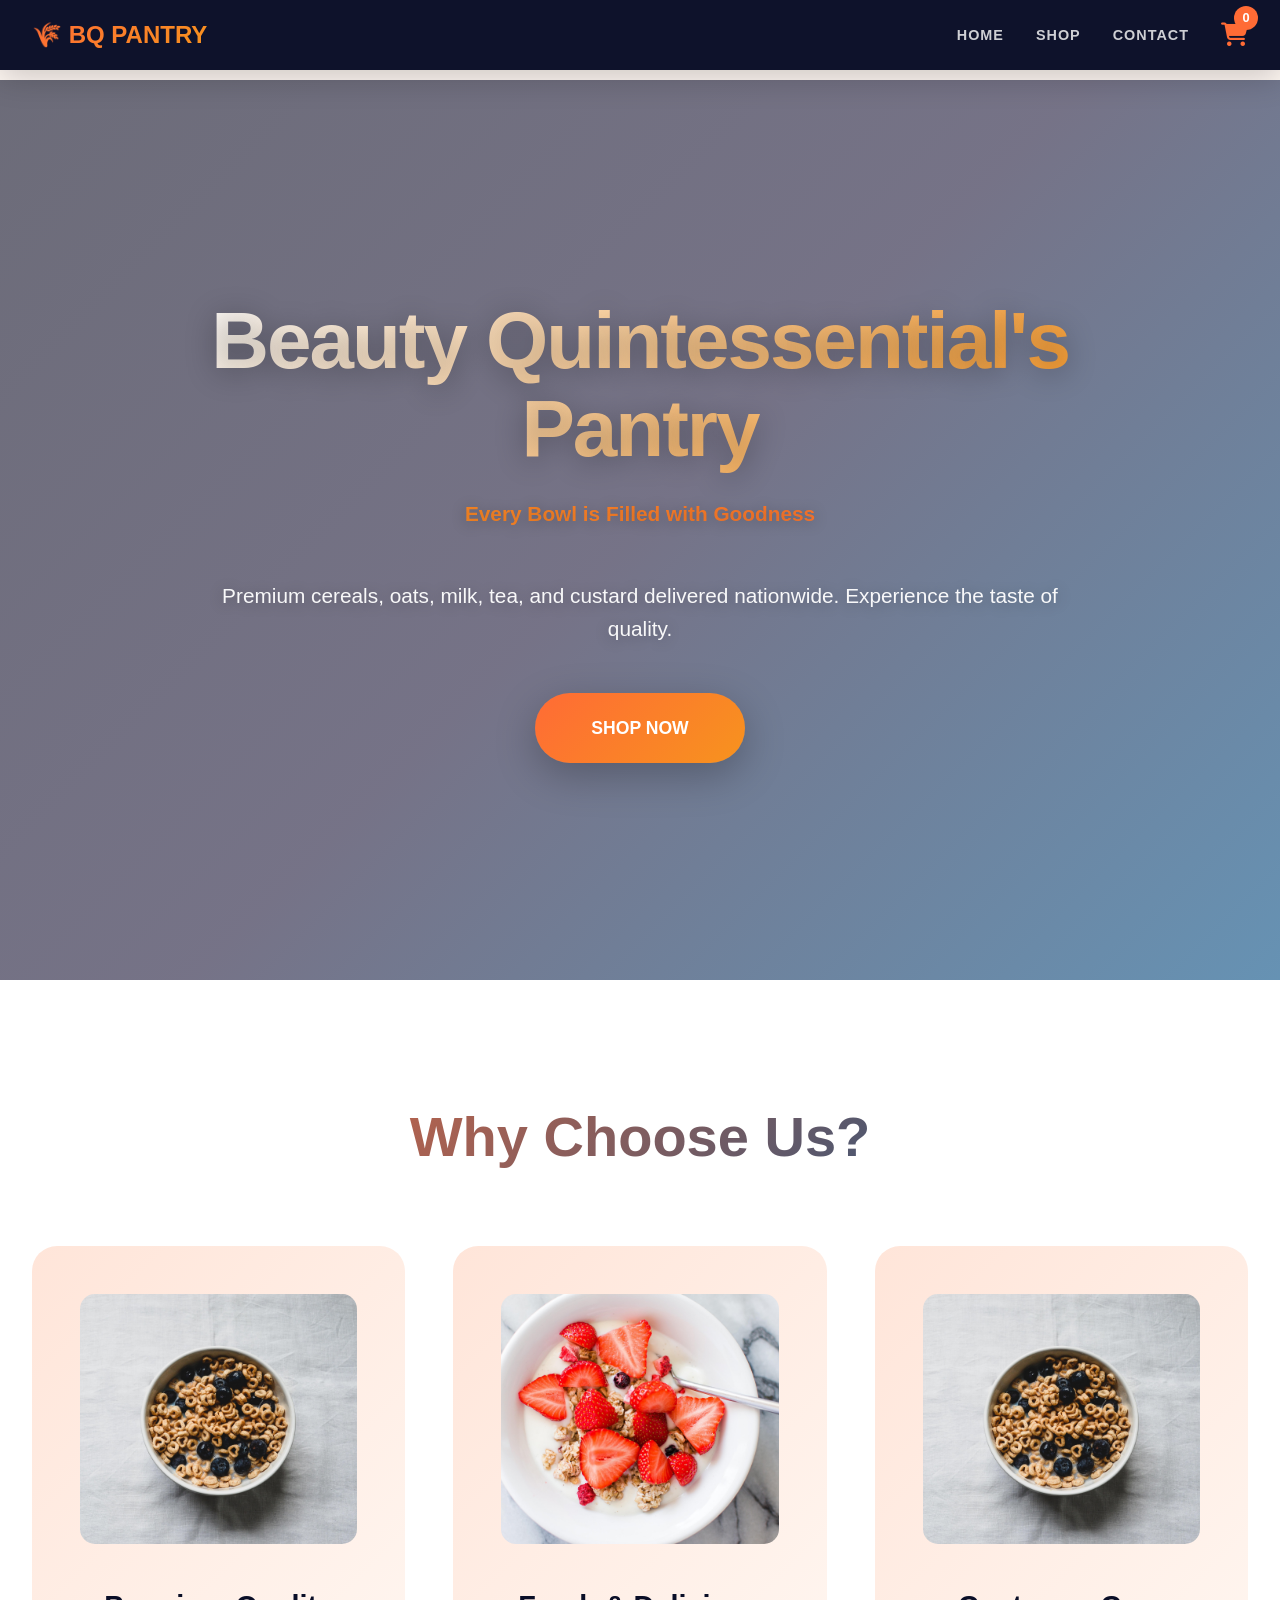
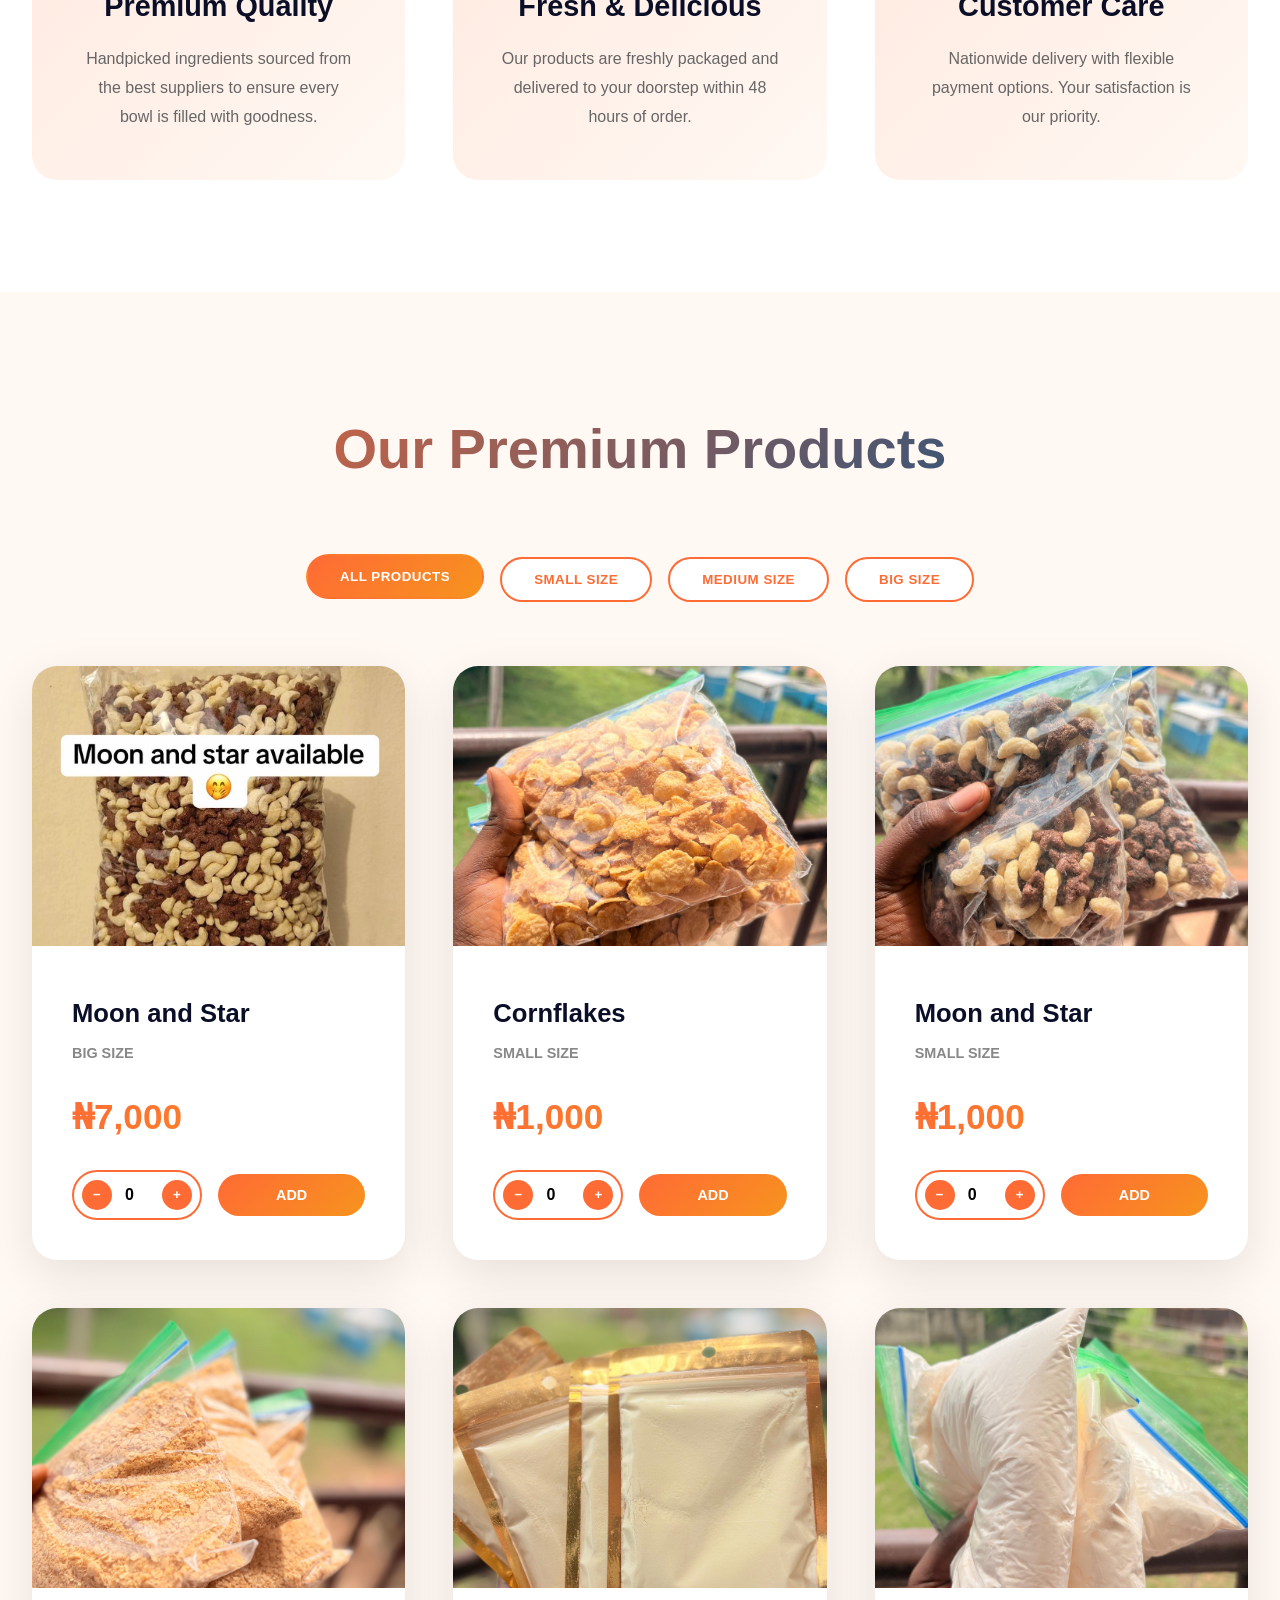
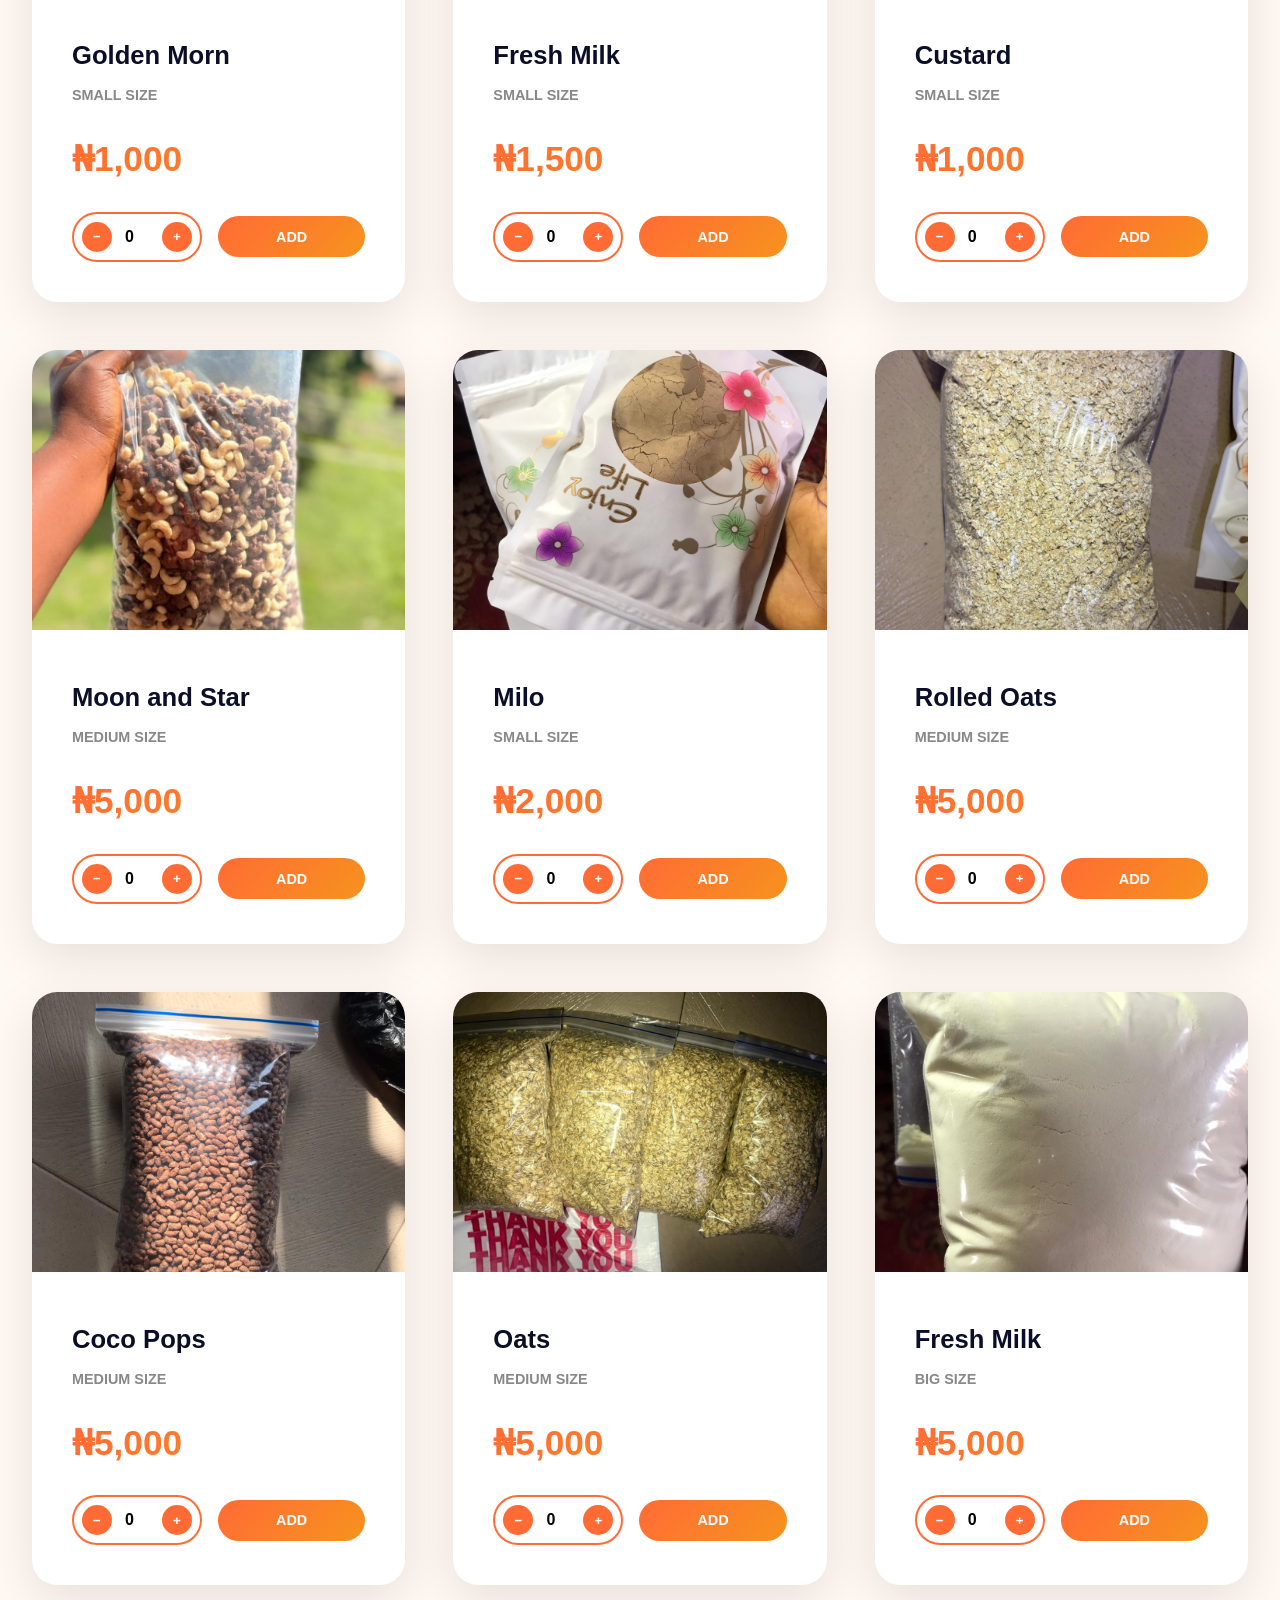
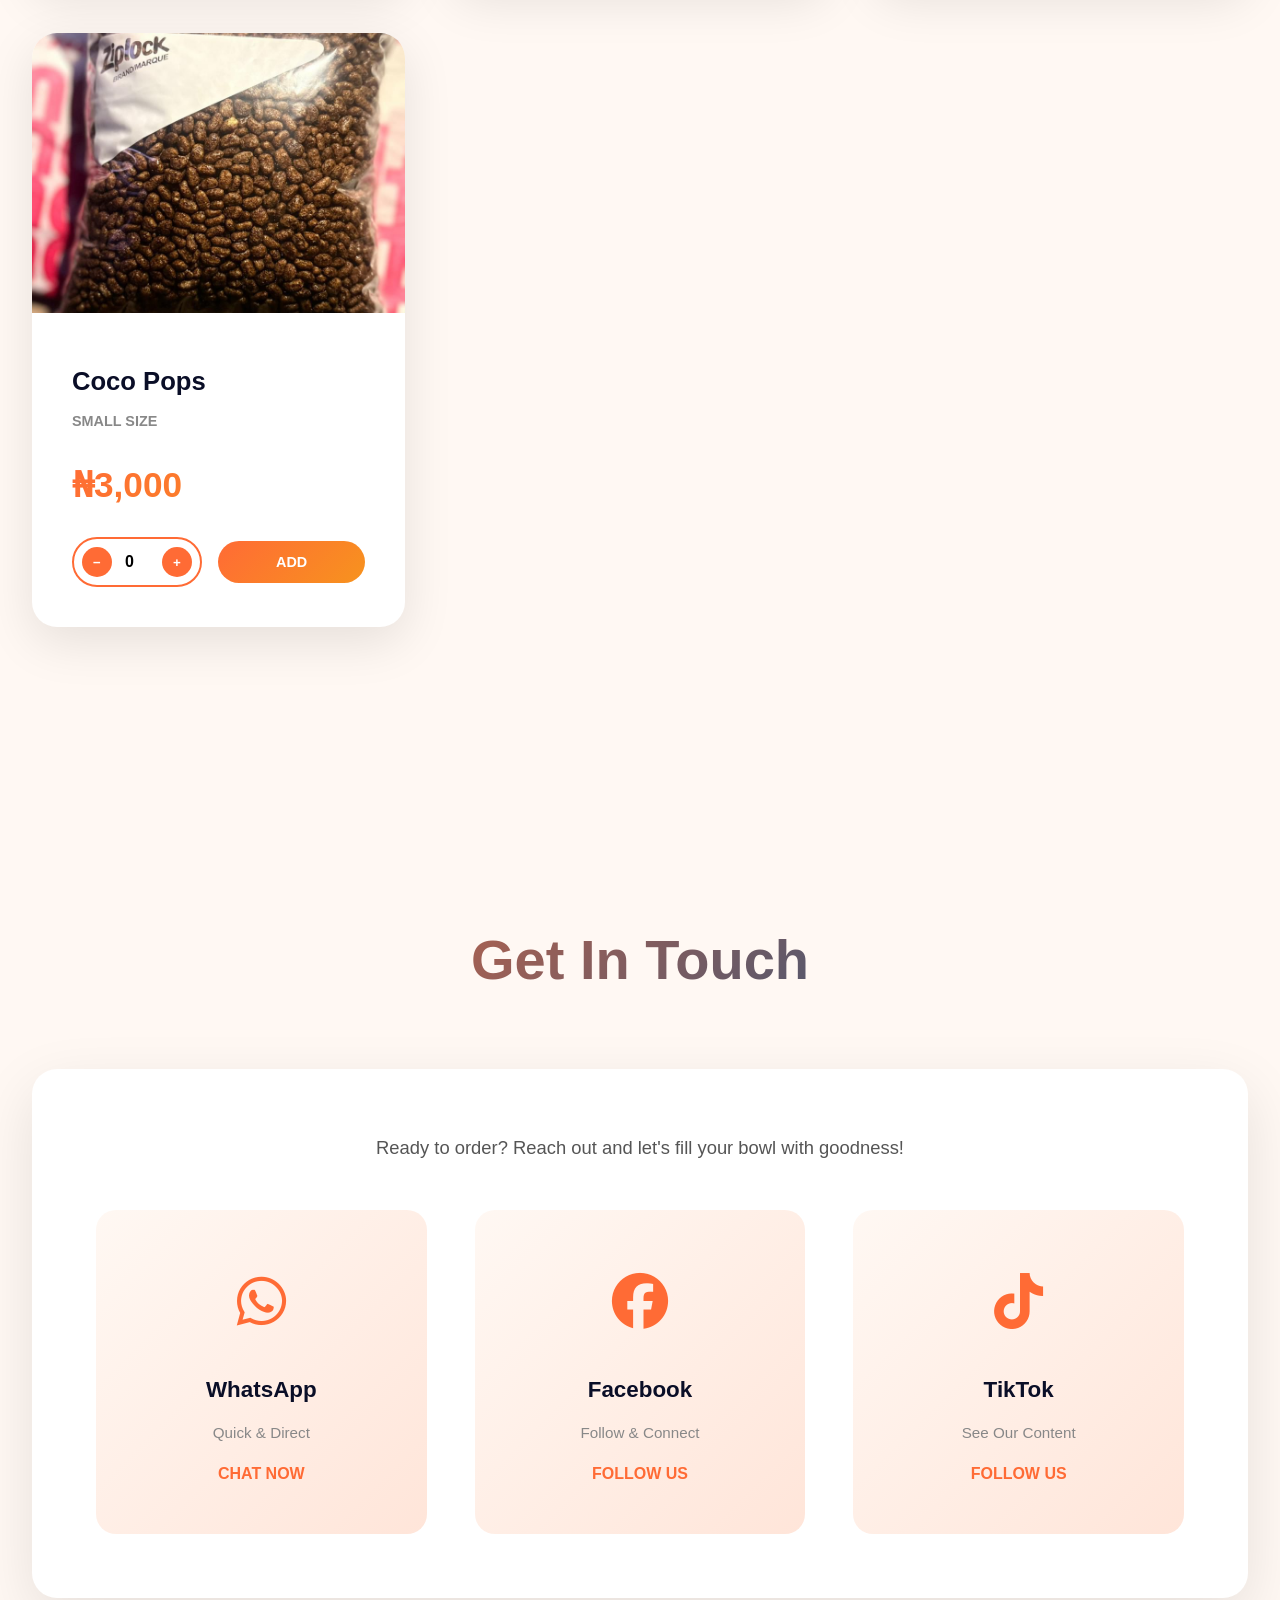
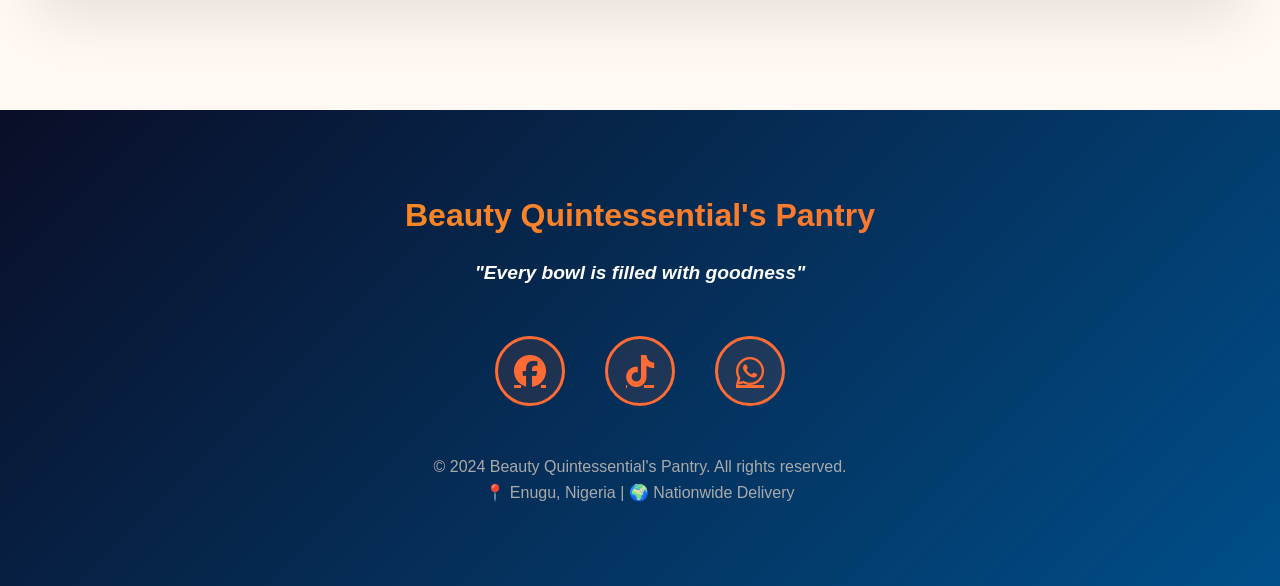
<file: index (1).html>
<!DOCTYPE html>
<html lang="en">
<head>
    <meta charset="UTF-8">
    <meta name="viewport" content="width=device-width, initial-scale=1.0">
    <title>Beauty Quintessential's Pantry - Premium Breakfast Products</title>
    <link href="https://cdnjs.cloudflare.com/ajax/libs/font-awesome/6.4.0/css/all.min.css" rel="stylesheet">
    <style>
        * {
            margin: 0;
            padding: 0;
            box-sizing: border-box;
        }

        :root {
            --primary: #FF6B35;
            --accent: #F7931E;
            --secondary: #004E89;
            --light: #FFF8F3;
            --dark: #0A0E27;
            --success: #00D084;
            --warm: #FFE5D9;
        }

        html {
            scroll-behavior: smooth;
            scroll-padding-top: 80px;
        }

        body {
            font-family: 'Segoe UI', Tahoma, Geneva, Verdana, sans-serif;
            color: var(--dark);
            background-color: var(--light);
            line-height: 1.6;
            overflow-x: hidden;
        }

        /* Navigation */
        nav {
            position: fixed;
            top: 0;
            width: 100%;
            background: rgba(10, 14, 39, 0.98);
            backdrop-filter: blur(20px);
            padding: 1rem 2rem;
            box-shadow: 0 8px 32px rgba(0, 0, 0, 0.2);
            z-index: 1000;
        }

        .nav-container {
            max-width: 1400px;
            margin: 0 auto;
            display: flex;
            justify-content: space-between;
            align-items: center;
        }

        .logo {
            font-size: 1.5rem;
            font-weight: 900;
            background: linear-gradient(135deg, var(--primary), var(--accent));
            -webkit-background-clip: text;
            -webkit-text-fill-color: transparent;
            background-clip: text;
            text-decoration: none;
        }

        .nav-right {
            display: flex;
            gap: 2rem;
            align-items: center;
        }

        .nav-links {
            display: flex;
            gap: 2rem;
            list-style: none;
        }

        .nav-links a {
            color: rgba(255, 255, 255, 0.8);
            text-decoration: none;
            font-weight: 700;
            transition: all 0.3s ease;
            text-transform: uppercase;
            letter-spacing: 1px;
            font-size: 0.9rem;
        }

        .nav-links a:hover {
            color: var(--primary);
        }

        .cart-icon {
            position: relative;
            cursor: pointer;
            font-size: 1.5rem;
            color: var(--primary);
            transition: all 0.3s ease;
        }

        .cart-icon:hover {
            transform: scale(1.2);
        }

        .cart-count {
            position: absolute;
            top: -10px;
            right: -10px;
            background: var(--primary);
            color: white;
            width: 24px;
            height: 24px;
            border-radius: 50%;
            display: flex;
            align-items: center;
            justify-content: center;
            font-size: 0.8rem;
            font-weight: 900;
        }

        /* Hero Section with Video Background */
        .hero {
            position: relative;
            padding: 10rem 2rem;
            text-align: center;
            overflow: hidden;
            min-height: 100vh;
            display: flex;
            align-items: center;
            justify-content: center;
            margin-top: 80px;
        }

        .hero::before {
            content: '';
            position: absolute;
            top: 0;
            left: 0;
            right: 0;
            bottom: 0;
            background: linear-gradient(135deg, rgba(10, 14, 39, 0.6) 0%, rgba(26, 26, 63, 0.6) 50%, rgba(0, 78, 137, 0.6) 100%);
            z-index: 1;
        }

        .hero-video {
            position: absolute;
            top: 0;
            left: 0;
            width: 100%;
            height: 100%;
            object-fit: cover;
            z-index: 0;
        }

        .hero-content {
            max-width: 900px;
            position: relative;
            z-index: 10;
            animation: fadeInUp 1s ease 0.3s both;
        }

        .hero h1 {
            font-size: 5rem;
            font-weight: 900;
            line-height: 1.1;
            margin-bottom: 1.5rem;
            background: linear-gradient(135deg, #fff 0%, var(--accent) 100%);
            -webkit-background-clip: text;
            -webkit-text-fill-color: transparent;
            background-clip: text;
            letter-spacing: -2px;
            text-shadow: 0 4px 30px rgba(0, 0, 0, 0.3);
        }

        .hero-tagline {
            font-size: 2.2rem;
            font-weight: 800;
            background: linear-gradient(90deg, var(--accent) 0%, var(--primary) 100%);
            -webkit-background-clip: text;
            -webkit-text-fill-color: transparent;
            background-clip: text;
            margin-bottom: 2rem;
            text-shadow: 0 2px 20px rgba(0, 0, 0, 0.2);
        }

        .hero p {
            font-size: 1.3rem;
            color: rgba(255, 255, 255, 0.95);
            margin-bottom: 3rem;
            text-shadow: 0 2px 15px rgba(0, 0, 0, 0.3);
        }

        .cta-buttons {
            display: flex;
            gap: 2rem;
            justify-content: center;
            flex-wrap: wrap;
        }

        .btn {
            padding: 1.3rem 3.5rem;
            border: none;
            border-radius: 50px;
            font-size: 1.1rem;
            font-weight: 900;
            cursor: pointer;
            transition: all 0.4s ease;
            text-decoration: none;
            display: inline-block;
            text-transform: uppercase;
            box-shadow: 0 12px 40px rgba(0, 0, 0, 0.25);
        }

        .btn-primary {
            background: linear-gradient(135deg, var(--primary), var(--accent));
            color: white;
        }

        .btn-primary:hover {
            transform: translateY(-8px) scale(1.08);
            box-shadow: 0 25px 60px rgba(255, 107, 53, 0.5);
        }

        @keyframes fadeInUp {
            from {
                opacity: 0;
                transform: translateY(50px);
            }
            to {
                opacity: 1;
                transform: translateY(0);
            }
        }

        /* Sections */
        section {
            padding: 7rem 2rem;
            max-width: 1400px;
            margin: 0 auto;
        }

        h2 {
            font-size: 3.5rem;
            font-weight: 900;
            text-align: center;
            margin-bottom: 4rem;
            background: linear-gradient(135deg, var(--primary), var(--secondary));
            -webkit-background-clip: text;
            -webkit-text-fill-color: transparent;
            background-clip: text;
        }

        /* Product Grid */
        .products-grid {
            display: grid;
            grid-template-columns: repeat(auto-fit, minmax(300px, 1fr));
            gap: 3rem;
            margin-bottom: 4rem;
        }

        .product-card {
            background: white;
            border-radius: 25px;
            overflow: hidden;
            box-shadow: 0 15px 50px rgba(0, 0, 0, 0.1);
            transition: all 0.5s ease;
            animation: cardEntrance 0.8s ease;
        }

        @keyframes cardEntrance {
            from {
                opacity: 0;
                transform: translateY(30px);
            }
            to {
                opacity: 1;
                transform: translateY(0);
            }
        }

        .product-card:hover {
            transform: translateY(-20px);
            box-shadow: 0 40px 100px rgba(255, 107, 53, 0.3);
        }

        .product-image {
            width: 100%;
            height: 280px;
            object-fit: cover;
            background: linear-gradient(135deg, var(--warm), var(--light));
        }

        .product-info {
            padding: 2.5rem;
        }

        .product-name {
            font-size: 1.6rem;
            font-weight: 900;
            color: var(--dark);
            margin-bottom: 0.5rem;
        }

        .product-size {
            font-size: 0.9rem;
            color: #888;
            margin-bottom: 1.5rem;
            font-weight: 600;
            text-transform: uppercase;
        }

        .product-price {
            font-size: 2.2rem;
            font-weight: 900;
            background: linear-gradient(135deg, var(--primary), var(--accent));
            -webkit-background-clip: text;
            -webkit-text-fill-color: transparent;
            background-clip: text;
            margin-bottom: 1.5rem;
        }

        .product-actions {
            display: flex;
            gap: 1rem;
            align-items: center;
        }

        .qty-control {
            display: flex;
            align-items: center;
            border: 2px solid var(--primary);
            border-radius: 50px;
            padding: 0.5rem;
        }

        .qty-btn {
            width: 30px;
            height: 30px;
            border: none;
            background: var(--primary);
            color: white;
            border-radius: 50%;
            cursor: pointer;
            font-weight: 900;
            transition: all 0.3s ease;
        }

        .qty-btn:hover {
            background: var(--accent);
            transform: scale(1.1);
        }

        .qty-input {
            width: 50px;
            border: none;
            text-align: center;
            font-weight: 700;
            font-size: 1rem;
            background: transparent;
        }

        .add-to-cart-btn {
            flex: 1;
            padding: 0.8rem 1.5rem;
            background: linear-gradient(135deg, var(--primary), var(--accent));
            color: white;
            border: none;
            border-radius: 50px;
            font-weight: 900;
            cursor: pointer;
            transition: all 0.3s ease;
            text-transform: uppercase;
            font-size: 0.9rem;
        }

        .add-to-cart-btn:hover {
            transform: translateY(-3px);
            box-shadow: 0 10px 25px rgba(255, 107, 53, 0.3);
        }

        /* Filter Buttons */
        .filter-buttons {
            display: flex;
            justify-content: center;
            gap: 1rem;
            margin-bottom: 4rem;
            flex-wrap: wrap;
        }

        .filter-btn {
            padding: 0.8rem 2rem;
            border: 2px solid var(--primary);
            background: white;
            color: var(--primary);
            border-radius: 50px;
            font-weight: 700;
            cursor: pointer;
            transition: all 0.3s ease;
            text-transform: uppercase;
            letter-spacing: 0.5px;
        }

        .filter-btn:hover,
        .filter-btn.active {
            background: linear-gradient(135deg, var(--primary), var(--accent));
            color: white;
            border-color: transparent;
            transform: translateY(-3px);
        }

        /* Cart Modal */
        .cart-modal {
            display: none;
            position: fixed;
            top: 0;
            left: 0;
            width: 100%;
            height: 100%;
            background: rgba(0, 0, 0, 0.7);
            z-index: 2000;
            align-items: center;
            justify-content: center;
            padding: 2rem;
        }

        .cart-modal.active {
            display: flex;
        }

        .cart-content {
            background: white;
            border-radius: 25px;
            padding: 2.5rem;
            max-width: 600px;
            width: 100%;
            max-height: 90vh;
            overflow-y: auto;
            animation: slideUp 0.3s ease;
        }

        @keyframes slideUp {
            from {
                transform: translateY(100px);
                opacity: 0;
            }
            to {
                transform: translateY(0);
                opacity: 1;
            }
        }

        .cart-header {
            display: flex;
            justify-content: space-between;
            align-items: center;
            margin-bottom: 2rem;
            border-bottom: 2px solid var(--light);
            padding-bottom: 1.5rem;
        }

        .cart-header h3 {
            font-size: 2rem;
            color: var(--dark);
        }

        .close-btn {
            background: none;
            border: none;
            font-size: 2rem;
            cursor: pointer;
            color: var(--primary);
        }

        .cart-items {
            margin-bottom: 2rem;
        }

        .cart-item {
            display: flex;
            justify-content: space-between;
            align-items: center;
            padding: 1.5rem;
            background: var(--light);
            border-radius: 15px;
            margin-bottom: 1rem;
        }

        .cart-item-info h4 {
            font-weight: 900;
            margin-bottom: 0.5rem;
        }

        .cart-item-info p {
            font-size: 0.9rem;
            color: #888;
        }

        .cart-item-price {
            font-weight: 900;
            color: var(--primary);
            font-size: 1.3rem;
        }

        .remove-item {
            background: none;
            border: none;
            color: #d63031;
            cursor: pointer;
            font-size: 1.5rem;
            transition: all 0.3s ease;
        }

        .remove-item:hover {
            transform: scale(1.2);
        }

        .cart-empty {
            text-align: center;
            padding: 3rem 1rem;
            color: #888;
        }

        .cart-empty i {
            font-size: 3rem;
            margin-bottom: 1rem;
        }

        .cart-summary {
            background: var(--light);
            padding: 2rem;
            border-radius: 15px;
            margin-bottom: 2rem;
        }

        .summary-row {
            display: flex;
            justify-content: space-between;
            margin-bottom: 1rem;
            font-weight: 600;
        }

        .summary-total {
            display: flex;
            justify-content: space-between;
            font-size: 1.5rem;
            font-weight: 900;
            color: var(--primary);
            border-top: 2px solid #ddd;
            padding-top: 1rem;
        }

        .checkout-buttons {
            display: flex;
            gap: 1rem;
            flex-direction: column;
        }

        .checkout-btn {
            padding: 1.2rem;
            border: none;
            border-radius: 15px;
            font-weight: 900;
            cursor: pointer;
            transition: all 0.3s ease;
            text-transform: uppercase;
            font-size: 1rem;
        }

        .checkout-whatsapp {
            background: linear-gradient(135deg, #25D366, #128C7E);
            color: white;
        }

        .checkout-whatsapp:hover {
            transform: translateY(-3px);
            box-shadow: 0 10px 25px rgba(37, 211, 102, 0.3);
        }

        .checkout-email {
            background: linear-gradient(135deg, var(--primary), var(--accent));
            color: white;
        }

        .checkout-email:hover {
            transform: translateY(-3px);
            box-shadow: 0 10px 25px rgba(255, 107, 53, 0.3);
        }

        /* Features Section with Images */
        .features {
            background: white;
            padding: 7rem 2rem;
        }

        .features-grid {
            display: grid;
            grid-template-columns: repeat(auto-fit, minmax(300px, 1fr));
            gap: 3rem;
            margin-top: 4rem;
        }

        .feature-card {
            background: linear-gradient(135deg, var(--warm), var(--light));
            padding: 3rem;
            border-radius: 25px;
            text-align: center;
            transition: all 0.5s ease;
        }

        .feature-card:hover {
            transform: translateY(-15px);
            box-shadow: 0 30px 80px rgba(255, 107, 53, 0.2);
        }

        .feature-image {
            width: 100%;
            height: 250px;
            object-fit: cover;
            border-radius: 15px;
            margin-bottom: 2rem;
        }

        .feature-card h3 {
            font-size: 1.8rem;
            font-weight: 900;
            margin-bottom: 1rem;
            color: var(--dark);
        }

        .feature-card p {
            color: #666;
            line-height: 1.8;
        }

        /* Contact Section */
        .contact-container {
            background: white;
            border-radius: 25px;
            padding: 4rem;
            box-shadow: 0 20px 60px rgba(0, 0, 0, 0.1);
        }

        .contact-methods {
            display: grid;
            grid-template-columns: repeat(auto-fit, minmax(280px, 1fr));
            gap: 3rem;
            margin-top: 3rem;
        }

        .contact-method {
            text-align: center;
            padding: 3rem;
            background: linear-gradient(135deg, var(--light), var(--warm));
            border-radius: 20px;
            transition: all 0.5s ease;
        }

        .contact-method:hover {
            background: linear-gradient(135deg, var(--accent), var(--primary));
            transform: translateY(-20px);
            color: white;
            box-shadow: 0 30px 80px rgba(255, 107, 53, 0.3);
        }

        .contact-method-icon {
            font-size: 3.5rem;
            color: var(--primary);
            margin-bottom: 1.5rem;
            transition: all 0.3s ease;
        }

        .contact-method:hover .contact-method-icon {
            color: white;
            transform: scale(1.3);
        }

        .contact-method h4 {
            font-size: 1.4rem;
            font-weight: 900;
            margin-bottom: 0.8rem;
        }

        .contact-method:hover h4 {
            color: white;
        }

        .contact-method a {
            color: var(--primary);
            text-decoration: none;
            font-weight: 900;
            display: inline-block;
            margin-top: 1rem;
            text-transform: uppercase;
            transition: all 0.3s ease;
        }

        .contact-method:hover a {
            color: white;
        }

        /* Footer */
        footer {
            background: linear-gradient(135deg, var(--dark) 0%, var(--secondary) 100%);
            color: white;
            padding: 5rem 2rem;
            text-align: center;
        }

        footer h3 {
            font-size: 2rem;
            font-weight: 900;
            margin-bottom: 1rem;
            background: linear-gradient(135deg, var(--accent), var(--primary));
            -webkit-background-clip: text;
            -webkit-text-fill-color: transparent;
            background-clip: text;
        }

        .social-links {
            display: flex;
            justify-content: center;
            gap: 2.5rem;
            margin: 3rem 0;
        }

        .social-links a {
            color: var(--primary);
            font-size: 2rem;
            width: 70px;
            height: 70px;
            display: flex;
            align-items: center;
            justify-content: center;
            border: 3px solid var(--primary);
            border-radius: 50%;
            background: rgba(255, 107, 53, 0.1);
            transition: all 0.4s ease;
        }

        .social-links a:hover {
            transform: translateY(-12px) scale(1.2);
            background: var(--primary);
            color: white;
            box-shadow: 0 20px 60px rgba(255, 107, 53, 0.5);
        }

        /* Success Message */
        .success-message {
            position: fixed;
            top: 100px;
            right: 20px;
            background: var(--success);
            color: white;
            padding: 1.5rem 2rem;
            border-radius: 15px;
            box-shadow: 0 10px 30px rgba(0, 208, 132, 0.3);
            animation: slideInRight 0.3s ease;
            z-index: 3000;
        }

        @keyframes slideInRight {
            from {
                transform: translateX(400px);
                opacity: 0;
            }
            to {
                transform: translateX(0);
                opacity: 1;
            }
        }

        @media (max-width: 768px) {
            .hero h1 {
                font-size: 3rem;
            }
            
            .products-grid {
                grid-template-columns: 1fr;
            }

            .nav-links {
                gap: 1rem;
                font-size: 0.8rem;
            }

            .cart-content {
                padding: 2rem;
            }
        }
    </style>
</head>
<body>
    <!-- Navigation -->
    <nav>
        <div class="nav-container">
            <a href="#home" class="logo">🌾 BQ PANTRY</a>
            <div class="nav-right">
                <ul class="nav-links">
                    <li><a href="#home">Home</a></li>
                    <li><a href="#products">Shop</a></li>
                    <li><a href="#contact">Contact</a></li>
                </ul>
                <div class="cart-icon" onclick="toggleCart()">
                    <i class="fas fa-shopping-cart"></i>
                    <span class="cart-count" id="cartCount">0</span>
                </div>
            </div>
        </div>
    </nav>

    <!-- Hero Section with Video Background -->
    <section class="hero" id="home">
        <video class="hero-video" autoplay muted loop playsinline>
            <source src="237504_medium.mp4" type="video/mp4">
        </video>
        <div class="hero-content">
            <h1>Beauty Quintessential's Pantry</h1>
            <p class="hero-tagline">Every Bowl is Filled with Goodness</p>
            <p>Premium cereals, oats, milk, tea, and custard delivered nationwide. Experience the taste of quality.</p>
            <div class="cta-buttons">
                <a href="#products" class="btn btn-primary">Shop Now</a>
            </div>
        </div>
    </section>

    <!-- Features Section with Images -->
    <section class="features">
        <h2>Why Choose Us?</h2>
        <div class="features-grid">
            <div class="feature-card">
                <img src="hudsoncrafted_breakfast_7058063_1920.jpg" alt="Quality Breakfast" class="feature-image">
                <h3>Premium Quality</h3>
                <p>Handpicked ingredients sourced from the best suppliers to ensure every bowl is filled with goodness.</p>
            </div>
            <div class="feature-card">
                <img src="lizziet5_cereal_5712343_1920.jpg" alt="Fresh Products" class="feature-image">
                <h3>Fresh & Delicious</h3>
                <p>Our products are freshly packaged and delivered to your doorstep within 48 hours of order.</p>
            </div>
            <div class="feature-card">
                <img src="hudsoncrafted_breakfast_7058063_1920.jpg" alt="Customer Care" class="feature-image">
                <h3>Customer Care</h3>
                <p>Nationwide delivery with flexible payment options. Your satisfaction is our priority.</p>
            </div>
        </div>
    </section>

    <!-- Products Section -->
    <section id="products">
        <h2>Our Premium Products</h2>
        
        <div class="filter-buttons">
            <button class="filter-btn active" onclick="filterProducts('all')">All Products</button>
            <button class="filter-btn" onclick="filterProducts('small')">Small Size</button>
            <button class="filter-btn" onclick="filterProducts('medium')">Medium Size</button>
            <button class="filter-btn" onclick="filterProducts('big')">Big Size</button>
        </div>

        <div class="products-grid" id="productsGrid">
            <!-- Products will be loaded here -->
        </div>
    </section>

    <!-- Contact Section -->
    <section id="contact">
        <h2>Get In Touch</h2>
        <div class="contact-container">
            <p style="text-align: center; margin-bottom: 2rem; color: #555; font-size: 1.15rem;">
                Ready to order? Reach out and let's fill your bowl with goodness!
            </p>
            <div class="contact-methods">
                <div class="contact-method">
                    <div class="contact-method-icon">
                        <i class="fab fa-whatsapp"></i>
                    </div>
                    <h4>WhatsApp</h4>
                    <p style="font-size: 0.95rem; color: #888;">Quick & Direct</p>
                    <a href="https://wa.me/2348020536581" target="_blank">Chat Now</a>
                </div>

                <div class="contact-method">
                    <div class="contact-method-icon">
                        <i class="fab fa-facebook"></i>
                    </div>
                    <h4>Facebook</h4>
                    <p style="font-size: 0.95rem; color: #888;">Follow & Connect</p>
                    <a href="https://www.facebook.com/share/1BKyvkwjxN/?mibextid=wwXIfr" target="_blank">Follow Us</a>
                </div>

                <div class="contact-method">
                    <div class="contact-method-icon">
                        <i class="fab fa-tiktok"></i>
                    </div>
                    <h4>TikTok</h4>
                    <p style="font-size: 0.95rem; color: #888;">See Our Content</p>
                    <a href="https://www.tiktok.com/@beautyquintessent" target="_blank">Follow Us</a>
                </div>
            </div>
        </div>
    </section>

    <!-- Footer -->
    <footer>
        <div class="footer-content">
            <h3>Beauty Quintessential's Pantry</h3>
            <p style="font-size: 1.2rem; font-weight: 700; font-style: italic; margin-bottom: 2rem;">"Every bowl is filled with goodness"</p>
            <div class="social-links">
                <a href="https://www.facebook.com/share/1BKyvkwjxN/?mibextid=wwXIfr" target="_blank">
                    <i class="fab fa-facebook"></i>
                </a>
                <a href="https://www.tiktok.com/@beautyquintessent" target="_blank">
                    <i class="fab fa-tiktok"></i>
                </a>
                <a href="https://wa.me/2348020536581" target="_blank">
                    <i class="fab fa-whatsapp"></i>
                </a>
            </div>
            <p style="color: #aaa; font-size: 1rem; margin-top: 1.5rem;">© 2024 Beauty Quintessential's Pantry. All rights reserved.</p>
            <p style="color: #aaa;">📍 Enugu, Nigeria | 🌍 Nationwide Delivery</p>
        </div>
    </footer>

    <!-- Cart Modal -->
    <div class="cart-modal" id="cartModal">
        <div class="cart-content">
            <div class="cart-header">
                <h3>Shopping Cart</h3>
                <button class="close-btn" onclick="toggleCart()">✕</button>
            </div>
            <div class="cart-items" id="cartItems">
                <div class="cart-empty">
                    <i class="fas fa-shopping-cart"></i>
                    <p>Your cart is empty</p>
                </div>
            </div>
            <div id="cartSummaryContainer"></div>
        </div>
    </div>

    <script>
        // Product Data
        const products = [
            { id: 1, name: "Moon and Star", size: "Big", price: 7000, category: "big", image: "product-1.jpg" },
            { id: 2, name: "Cornflakes", size: "Small", price: 1000, category: "small", image: "product-2.jpg" },
            { id: 3, name: "Moon and Star", size: "Small", price: 1000, category: "small", image: "product-3.jpg" },
            { id: 4, name: "Golden Morn", size: "Small", price: 1000, category: "small", image: "product-4.jpg" },
            { id: 5, name: "Fresh Milk", size: "Small", price: 1500, category: "small", image: "product-5.jpg" },
            { id: 6, name: "Custard", size: "Small", price: 1000, category: "small", image: "product-6.jpg" },
            { id: 7, name: "Moon and Star", size: "Medium", price: 5000, category: "medium", image: "product-7.jpg" },
            { id: 8, name: "Milo", size: "Small", price: 2000, category: "small", image: "product-8.jpg" },
            { id: 9, name: "Rolled Oats", size: "Medium", price: 5000, category: "medium", image: "product-9.jpg" },
            { id: 10, name: "Coco Pops", size: "Medium", price: 5000, category: "medium", image: "product-10.jpg" },
            { id: 11, name: "Oats", size: "Medium", price: 5000, category: "medium", image: "product-11.jpg" },
            { id: 12, name: "Fresh Milk", size: "Big", price: 5000, category: "big", image: "product-12.jpg" },
            { id: 13, name: "Coco Pops", size: "Small", price: 3000, category: "small", image: "product-13.jpg" }
        ];

        let cart = JSON.parse(localStorage.getItem('cart')) || [];
        let currentFilter = 'all';

        // Initialize
        renderProducts();
        updateCart();

        // Render Products
        function renderProducts(filter = currentFilter) {
            const grid = document.getElementById('productsGrid');
            grid.innerHTML = '';

            const filtered = filter === 'all' ? products : products.filter(p => p.category === filter);

            filtered.forEach((product, index) => {
                const cartItem = cart.find(item => item.id === product.id);
                const quantity = cartItem ? cartItem.quantity : 0;

                const card = document.createElement('div');
                card.className = 'product-card';
                card.style.animationDelay = `${index * 0.1}s`;
                
                card.innerHTML = `
                    <img src="${product.image}" alt="${product.name}" class="product-image" onerror="this.src='https://via.placeholder.com/300x280?text=${product.name}'">
                    <div class="product-info">
                        <div class="product-name">${product.name}</div>
                        <div class="product-size">${product.size} Size</div>
                        <div class="product-price">₦${product.price.toLocaleString()}</div>
                        <div class="product-actions">
                            <div class="qty-control">
                                <button class="qty-btn" onclick="decreaseQty(${product.id})">−</button>
                                <input type="number" class="qty-input" id="qty-${product.id}" value="${quantity}" readonly>
                                <button class="qty-btn" onclick="increaseQty(${product.id})">+</button>
                            </div>
                            <button class="add-to-cart-btn" onclick="addToCart(${product.id})">
                                ${quantity > 0 ? 'UPDATE' : 'ADD'}
                            </button>
                        </div>
                    </div>
                `;
                
                grid.appendChild(card);
            });
        }

        function increaseQty(id) {
            const input = document.getElementById(`qty-${id}`);
            input.value = parseInt(input.value) + 1;
        }

        function decreaseQty(id) {
            const input = document.getElementById(`qty-${id}`);
            if (parseInt(input.value) > 0) {
                input.value = parseInt(input.value) - 1;
            }
        }

        function addToCart(productId) {
            const input = document.getElementById(`qty-${productId}`);
            const quantity = parseInt(input.value);

            if (quantity <= 0) {
                removeFromCart(productId);
                return;
            }

            const product = products.find(p => p.id === productId);
            const cartItem = cart.find(item => item.id === productId);

            if (cartItem) {
                cartItem.quantity = quantity;
            } else {
                cart.push({ ...product, quantity });
            }

            saveCart();
            updateCart();
            showSuccess(`${product.name} added to cart!`);
        }

        function removeFromCart(productId) {
            cart = cart.filter(item => item.id !== productId);
            saveCart();
            updateCart();
            renderProducts(currentFilter);
            showSuccess('Item removed from cart');
        }

        function saveCart() {
            localStorage.setItem('cart', JSON.stringify(cart));
        }

        function updateCart() {
            const cartCount = document.getElementById('cartCount');
            cartCount.textContent = cart.reduce((sum, item) => sum + item.quantity, 0);

            const container = document.getElementById('cartSummaryContainer');
            const itemsDiv = document.getElementById('cartItems');

            if (cart.length === 0) {
                itemsDiv.innerHTML = `
                    <div class="cart-empty">
                        <i class="fas fa-shopping-cart"></i>
                        <p>Your cart is empty</p>
                    </div>
                `;
                container.innerHTML = '';
                return;
            }

            itemsDiv.innerHTML = cart.map(item => `
                <div class="cart-item">
                    <div class="cart-item-info">
                        <h4>${item.name} (${item.size})</h4>
                        <p>Qty: ${item.quantity}</p>
                    </div>
                    <div class="cart-item-price">₦${(item.price * item.quantity).toLocaleString()}</div>
                    <button class="remove-item" onclick="removeFromCart(${item.id})">
                        <i class="fas fa-trash"></i>
                    </button>
                </div>
            `).join('');

            const total = cart.reduce((sum, item) => sum + (item.price * item.quantity), 0);

            container.innerHTML = `
                <div class="cart-summary">
                    <div class="summary-row">
                        <span>Subtotal:</span>
                        <span>₦${total.toLocaleString()}</span>
                    </div>
                    <div class="summary-row">
                        <span>Delivery:</span>
                        <span>Varies by location</span>
                    </div>
                    <div class="summary-total">
                        <span>Total:</span>
                        <span>₦${total.toLocaleString()}</span>
                    </div>
                </div>
                <div class="checkout-buttons">
                    <button class="checkout-btn checkout-whatsapp" onclick="checkoutWhatsApp()">
                        <i class="fab fa-whatsapp"></i> Order via WhatsApp
                    </button>
                    <button class="checkout-btn checkout-email" onclick="checkoutEmail()">
                        <i class="fas fa-envelope"></i> Send Email Order
                    </button>
                </div>
            `;
        }

        function toggleCart() {
            document.getElementById('cartModal').classList.toggle('active');
        }

        function filterProducts(category) {
            currentFilter = category;
            
            document.querySelectorAll('.filter-btn').forEach(btn => {
                btn.classList.remove('active');
            });
            event.target.classList.add('active');
            
            renderProducts(category);
        }

        function checkoutWhatsApp() {
            if (cart.length === 0) {
                alert('Cart is empty!');
                return;
            }

            const total = cart.reduce((sum, item) => sum + (item.price * item.quantity), 0);
            let message = `*BQ PANTRY ORDER*\n\n`;
            
            cart.forEach(item => {
                message += `• ${item.name} (${item.size}) - Qty: ${item.quantity} = ₦${(item.price * item.quantity).toLocaleString()}\n`;
            });
            
            message += `\n*Total: ₦${total.toLocaleString()}*\n\nPlease confirm order details and delivery location.`;
            
            const encoded = encodeURIComponent(message);
            window.open(`https://wa.me/2348020536581?text=${encoded}`, '_blank');
        }

        function checkoutEmail() {
            if (cart.length === 0) {
                alert('Cart is empty!');
                return;
            }

            const total = cart.reduce((sum, item) => sum + (item.price * item.quantity), 0);
            let items = '';
            
            cart.forEach(item => {
                items += `${item.name} (${item.size}) - Qty: ${item.quantity} = ₦${(item.price * item.quantity).toLocaleString()}\n`;
            });
            
            const subject = encodeURIComponent('New Order from Beauty Quintessential\'s Pantry');
            const body = encodeURIComponent(
                `Hello,\n\nI would like to place an order:\n\n${items}\nTotal: ₦${total.toLocaleString()}\n\nPlease send me the delivery options and confirmation.\n\nThank you!`
            );
            
            window.location.href = `mailto:beautyquintessentpantry@gmail.com?subject=${subject}&body=${body}`;
        }

        function showSuccess(message) {
            const div = document.createElement('div');
            div.className = 'success-message';
            div.innerHTML = `<i class="fas fa-check-circle"></i> ${message}`;
            document.body.appendChild(div);
            
            setTimeout(() => {
                div.remove();
            }, 3000);
        }
    </script>
</body>
</html>
</file>
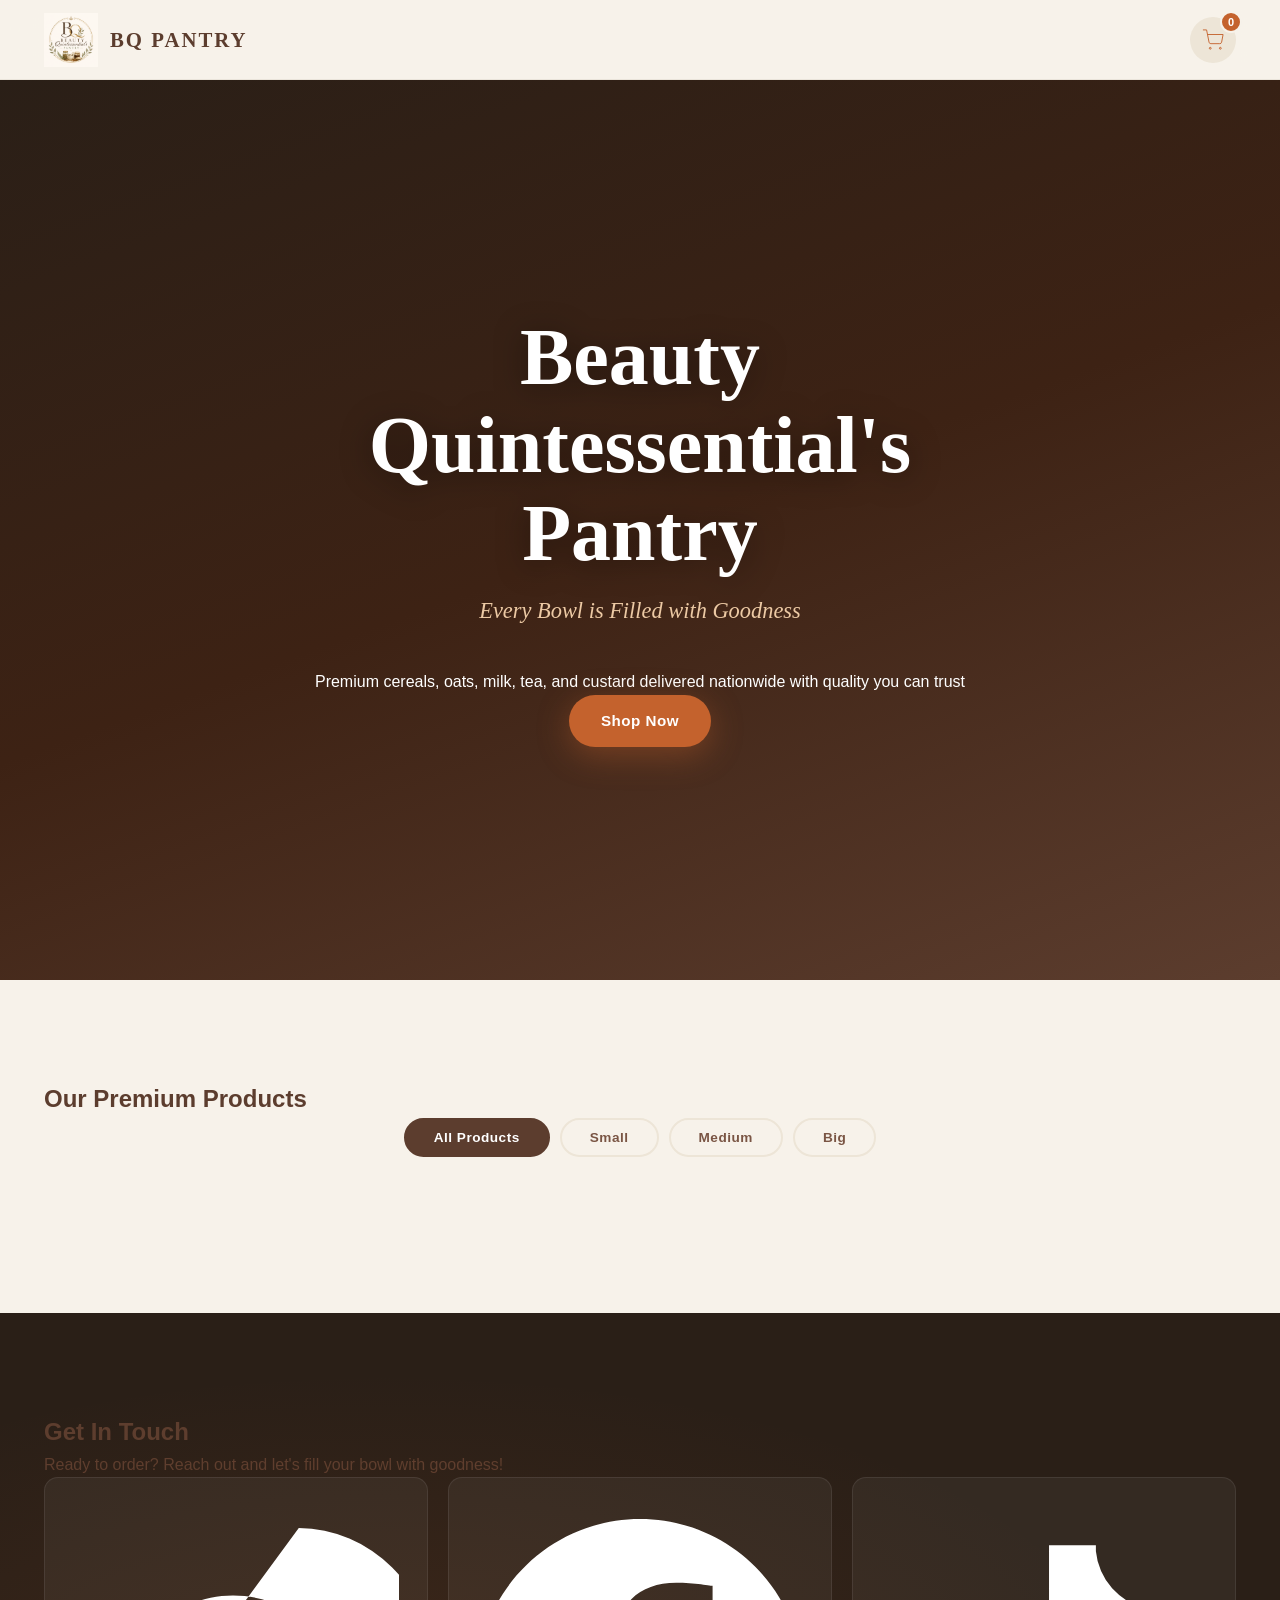
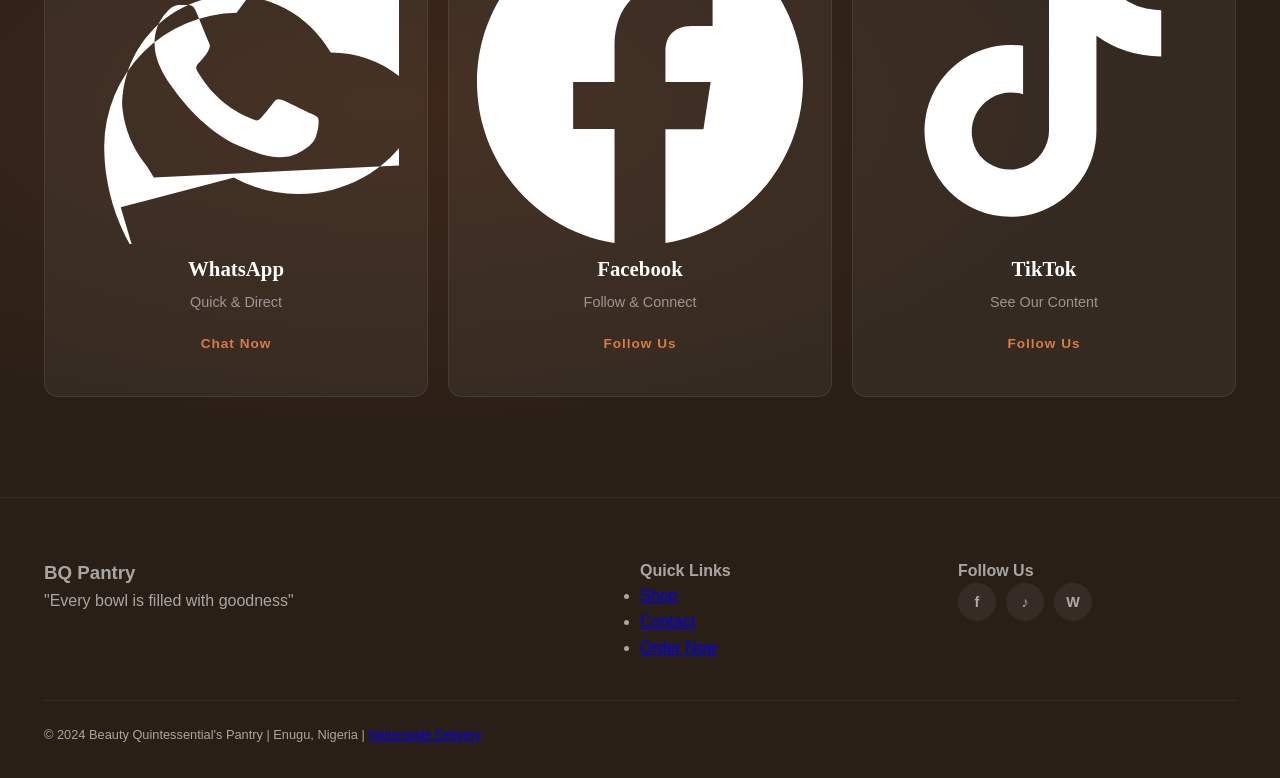
<file: index-8.html>
<!DOCTYPE html>
<html lang="en">
<head>
    <meta charset="UTF-8">
    <meta name="viewport" content="width=device-width, initial-scale=1.0">
    <meta name="description" content="Beauty Quintessential's Pantry - Premium cereals, oats, milk, tea, and custard delivered nationwide">
    <meta name="theme-color" content="#6B4F3A">
    <meta name="robots" content="index, follow">
    <title>BQ Pantry - Premium Breakfast Products | Nigeria</title>
    <link rel="canonical" href="https://aldoc01.github.io/beauty-quintessential-pantry/">
    <link rel="icon" href="data:image/svg+xml,<svg xmlns='http://www.w3.org/2000/svg' viewBox='0 0 100 100'><text y='50' font-size='50' fill='%236B4F3A'>🥣</text></svg>">
    <link rel="stylesheet" href="style.css">
</head>
<body>
    <!-- Navigation -->
    <nav class="navbar" role="navigation" aria-label="Main navigation">
        <div class="navbar-container">
            <div class="logo-section">
                <img src="logo.png" alt="Beauty Quintessential's Pantry Logo" class="logo" loading="eager">
                <span class="brand-name">BQ PANTRY</span>
            </div>
            <button class="cart-btn" aria-label="Shopping cart" aria-expanded="false">
                <svg class="cart-icon" viewBox="0 0 24 24" fill="none" stroke="currentColor">
                    <circle cx="9" cy="21" r="1"></circle>
                    <circle cx="20" cy="21" r="1"></circle>
                    <path d="M1 1h4l2.68 13.39a2 2 0 0 0 2 1.61h9.72a2 2 0 0 0 2-1.61L23 6H6"></path>
                </svg>
                <span class="cart-count" aria-live="polite" aria-atomic="true">0</span>
            </button>
        </div>
    </nav>

    <!-- Hero Section -->
    <header class="hero" role="banner">
        <div class="hero-content">
            <h1>Beauty Quintessential's Pantry</h1>
            <p class="tagline">Every Bowl is Filled with Goodness</p>
            <p class="hero-description">Premium cereals, oats, milk, tea, and custard delivered nationwide with quality you can trust</p>
            <a href="#products" class="btn btn-primary">Shop Now</a>
        </div>
    </header>

    <!-- Main Content -->
    <main>
        <!-- Products Section -->
        <section id="products" class="products-section">
            <div class="container">
                <h2>Our Premium Products</h2>
                
                <!-- Filters -->
                <div class="filter-group" role="toolbar" aria-label="Product filters">
                    <button class="filter-btn active" data-filter="all">All Products</button>
                    <button class="filter-btn" data-filter="small">Small</button>
                    <button class="filter-btn" data-filter="medium">Medium</button>
                    <button class="filter-btn" data-filter="big">Big</button>
                </div>

                <!-- Product Grid -->
                <div class="products-grid" role="region" aria-live="polite" aria-label="Product list">
                    <!-- Products rendered by JavaScript -->
                </div>
            </div>
        </section>

        <!-- Contact Section -->
        <section id="contact" class="contact-section">
            <div class="container">
                <h2>Get In Touch</h2>
                <p class="section-description">Ready to order? Reach out and let's fill your bowl with goodness!</p>
                
                <div class="contact-grid">
                    <a href="https://wa.me/2348020536581" target="_blank" rel="noopener noreferrer" class="contact-card">
                        <svg class="contact-icon" viewBox="0 0 24 24" fill="currentColor">
                            <path d="M17.472 14.382c-.297-.149-1.758-.867-2.03-.967-.273-.099-.471-.148-.67.15-.197.297-.767.966-.94 1.164-.173.199-.347.223-.644.075-.297-.15-1.255-.463-2.39-1.475-.883-.788-1.48-1.761-1.653-2.059-.173-.297-.018-.458.13-.606.134-.133.298-.347.446-.52.149-.174.198-.298.298-.497.099-.198.05-.371-.025-.52-.075-.149-.669-1.612-.916-2.207-.242-.579-.487-.5-.67-.51-.173-.008-.371-.01-.57-.01-.198 0-.52.074-.792.372-.272.297-1.04 1.016-1.04 2.479 0 1.462 1.065 2.875 1.213 3.074.149.198 2.096 3.2 5.076 4.487.709.306 1.262.489 1.694.625.712.227 1.36.195 1.871.118.571-.085 1.758-.719 2.006-1.413.248-.694.248-1.289.173-1.413-.074-.124-.272-.198-.57-.347m-5.421-7.403h-.004a9.87 9.87 0 00-9.746 9.798c0 2.734.748 5.41 2.164 7.723L3.513 21.3l8.332-2.189a9.9 9.9 0 004.773 1.215h.004c5.396 0 9.747-4.363 9.747-9.798a9.872 9.872 0 00-9.747-9.798M5.95 19.098l-.534-.852a8.17 8.17 0 01-1.792-4.376c0-4.506 3.657-8.169 8.157-8.169 2.176 0 4.22.84 5.76 2.36.54.54 1.023 1.16 1.432 1.843 4.506 0 8.169 3.657 8.169 8.157"/>
                        </svg>
                        <h3>WhatsApp</h3>
                        <p>Quick & Direct</p>
                        <span class="contact-cta">Chat Now</span>
                    </a>

                    <a href="https://www.facebook.com/share/1BKyvkwjxN/?mibextid=wwXIfr" target="_blank" rel="noopener noreferrer" class="contact-card">
                        <svg class="contact-icon" viewBox="0 0 24 24" fill="currentColor">
                            <path d="M24 12.073c0-6.627-5.373-12-12-12s-12 5.373-12 12c0 5.99 4.388 10.954 10.125 11.854v-8.385H7.078v-3.47h3.047V9.43c0-3.007 1.792-4.669 4.533-4.669 1.312 0 2.686.235 2.686.235v2.953H15.83c-1.491 0-1.956.925-1.956 1.874v2.25h3.328l-.532 3.47h-2.796v8.385C19.612 23.027 24 18.062 24 12.073z"/>
                        </svg>
                        <h3>Facebook</h3>
                        <p>Follow & Connect</p>
                        <span class="contact-cta">Follow Us</span>
                    </a>

                    <a href="https://www.tiktok.com/@beautyquintessent" target="_blank" rel="noopener noreferrer" class="contact-card">
                        <svg class="contact-icon" viewBox="0 0 24 24" fill="currentColor">
                            <path d="M19.59 6.69a4.83 4.83 0 0 1-3.77-4.25V2h-3.45v13.67a2.89 2.89 0 0 1-5.1 1.82 2.89 2.89 0 0 1 2.31-4.64 2.86 2.86 0 0 1 .88.13V9.4a6.84 6.84 0 0 0-1-.05A6.33 6.33 0 0 0 5 20.1a6.34 6.34 0 0 0 10.86-4.43v-7a8.16 8.16 0 0 0 4.77 1.52v-3.4a4.85 4.85 0 0 1-.96-.1z"/>
                        </svg>
                        <h3>TikTok</h3>
                        <p>See Our Content</p>
                        <span class="contact-cta">Follow Us</span>
                    </a>
                </div>
            </div>
        </section>
    </main>

    <!-- Footer -->
    <footer class="footer" role="contentinfo">
        <div class="container">
            <div class="footer-content">
                <div class="footer-section">
                    <h3>BQ Pantry</h3>
                    <p>"Every bowl is filled with goodness"</p>
                </div>
                <div class="footer-section">
                    <h4>Quick Links</h4>
                    <ul>
                        <li><a href="#products">Shop</a></li>
                        <li><a href="#contact">Contact</a></li>
                        <li><a href="https://wa.me/2348020536581" target="_blank" rel="noopener noreferrer">Order Now</a></li>
                    </ul>
                </div>
                <div class="footer-section">
                    <h4>Follow Us</h4>
                    <div class="social-links">
                        <a href="https://www.facebook.com/share/1BKyvkwjxN/?mibextid=wwXIfr" target="_blank" rel="noopener noreferrer" aria-label="Follow on Facebook">f</a>
                        <a href="https://www.tiktok.com/@beautyquintessent" target="_blank" rel="noopener noreferrer" aria-label="Follow on TikTok">♪</a>
                        <a href="https://wa.me/2348020536581" target="_blank" rel="noopener noreferrer" aria-label="Chat on WhatsApp">W</a>
                    </div>
                </div>
            </div>
            <div class="footer-bottom">
                <p>&copy; 2024 Beauty Quintessential's Pantry | Enugu, Nigeria | <a href="https://wa.me/2348020536581">Nationwide Delivery</a></p>
            </div>
        </div>
    </footer>

    <!-- Cart Modal -->
    <div class="modal" id="cartModal" role="dialog" aria-labelledby="cartTitle" aria-hidden="true">
        <div class="modal-content">
            <div class="modal-header">
                <h2 id="cartTitle">Shopping Cart</h2>
                <button class="modal-close" aria-label="Close cart" type="button">×</button>
            </div>
            <div class="modal-body">
                <div class="cart-items" role="region" aria-live="polite" aria-label="Cart items">
                    <p class="empty-message">Your cart is empty</p>
                </div>
            </div>
            <div class="modal-footer" id="cartFooter"></div>
        </div>
    </div>

    <!-- Cart Overlay -->
    <div class="modal-overlay" id="cartOverlay"></div>

    <script src="script.js"></script>
</body>
</html>
</file>
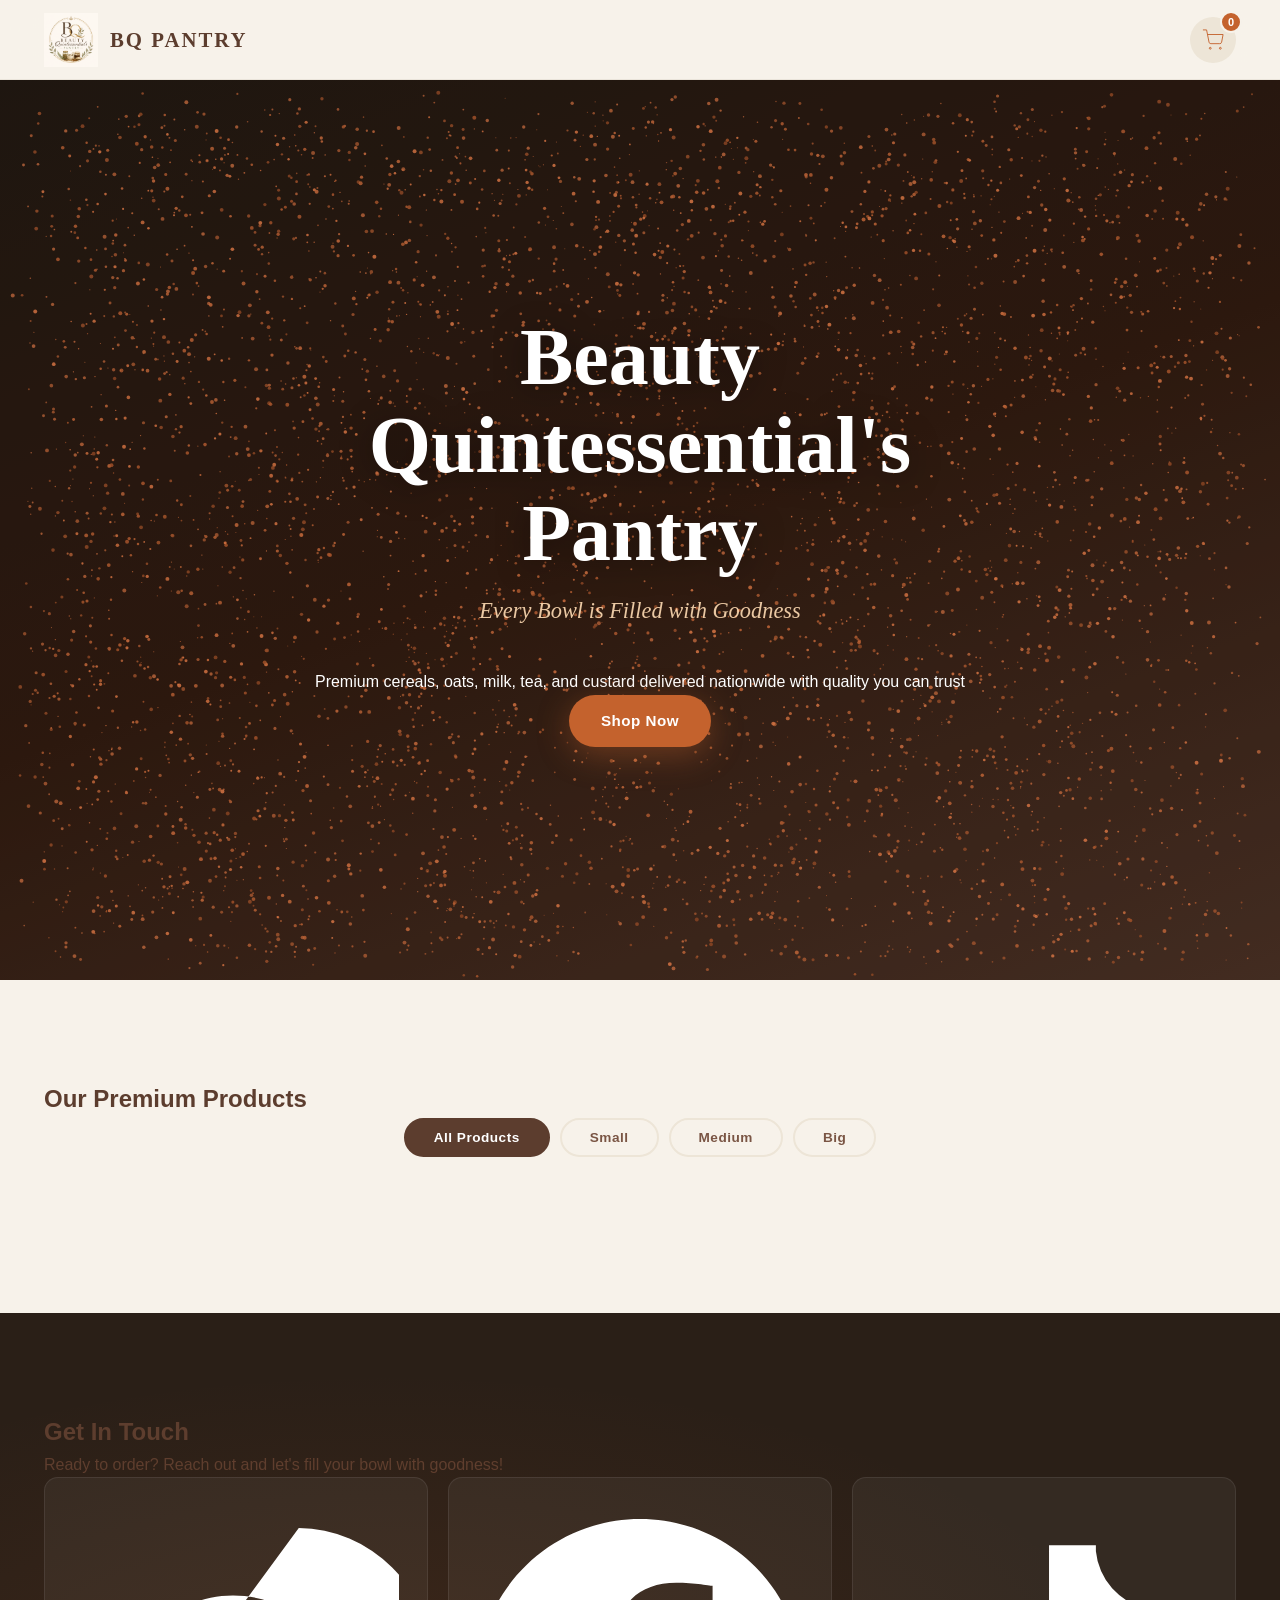
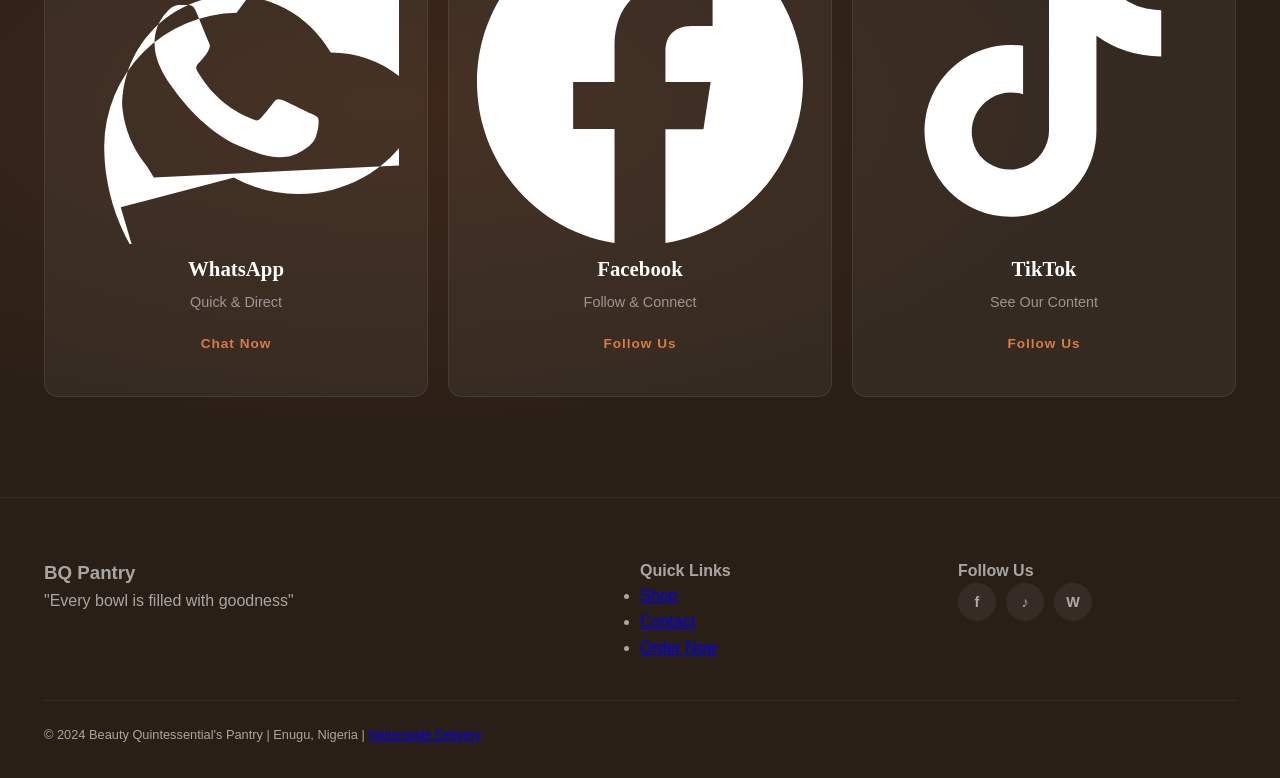
<file: index-9.html>
<!DOCTYPE html>
<html lang="en">
<head>
    <meta charset="UTF-8">
    <meta name="viewport" content="width=device-width, initial-scale=1.0">
    <meta name="description" content="Beauty Quintessential's Pantry - Premium cereals, oats, milk, tea, and custard delivered nationwide">
    <meta name="theme-color" content="#6B4F3A">
    <meta name="robots" content="index, follow">
    <title>BQ Pantry - Premium Breakfast Products | Nigeria</title>
    <link rel="canonical" href="https://aldoc01.github.io/beauty-quintessential-pantry/">
    <link rel="icon" href="data:image/svg+xml,<svg xmlns='http://www.w3.org/2000/svg' viewBox='0 0 100 100'><text y='50' font-size='50' fill='%236B4F3A'>🥣</text></svg>">
    <link rel="stylesheet" href="style.css">
</head>
<body>
    <!-- Navigation -->
    <nav class="navbar" role="navigation" aria-label="Main navigation">
        <div class="navbar-container">
            <div class="logo-section">
                <img src="./logo.png" alt="Beauty Quintessential's Pantry Logo" class="logo" loading="eager" onerror="this.style.display='none'">
                <span class="brand-name">BQ PANTRY</span>
            </div>
            <button class="cart-btn" aria-label="Shopping cart" aria-expanded="false">
                <svg class="cart-icon" viewBox="0 0 24 24" fill="none" stroke="currentColor">
                    <circle cx="9" cy="21" r="1"></circle>
                    <circle cx="20" cy="21" r="1"></circle>
                    <path d="M1 1h4l2.68 13.39a2 2 0 0 0 2 1.61h9.72a2 2 0 0 0 2-1.61L23 6H6"></path>
                </svg>
                <span class="cart-count" aria-live="polite" aria-atomic="true">0</span>
            </button>
        </div>
    </nav>

    <!-- Hero Section -->
    <header class="hero" role="banner">
        <canvas id="heroCanvas" class="hero-canvas"></canvas>
        <div class="hero-content">
            <h1>Beauty Quintessential's Pantry</h1>
            <p class="tagline">Every Bowl is Filled with Goodness</p>
            <p class="hero-description">Premium cereals, oats, milk, tea, and custard delivered nationwide with quality you can trust</p>
            <a href="#products" class="btn btn-primary">Shop Now</a>
        </div>
    </header>

    <!-- Main Content -->
    <main>
        <!-- Products Section -->
        <section id="products" class="products-section">
            <div class="container">
                <h2>Our Premium Products</h2>
                
                <!-- Filters -->
                <div class="filter-group" role="toolbar" aria-label="Product filters">
                    <button class="filter-btn active" data-filter="all">All Products</button>
                    <button class="filter-btn" data-filter="small">Small</button>
                    <button class="filter-btn" data-filter="medium">Medium</button>
                    <button class="filter-btn" data-filter="big">Big</button>
                </div>

                <!-- Product Grid -->
                <div class="products-grid" role="region" aria-live="polite" aria-label="Product list">
                    <!-- Products rendered by JavaScript -->
                </div>
            </div>
        </section>

        <!-- Contact Section -->
        <section id="contact" class="contact-section">
            <div class="container">
                <h2>Get In Touch</h2>
                <p class="section-description">Ready to order? Reach out and let's fill your bowl with goodness!</p>
                
                <div class="contact-grid">
                    <a href="https://wa.me/2348020536581" target="_blank" rel="noopener noreferrer" class="contact-card">
                        <svg class="contact-icon" viewBox="0 0 24 24" fill="currentColor">
                            <path d="M17.472 14.382c-.297-.149-1.758-.867-2.03-.967-.273-.099-.471-.148-.67.15-.197.297-.767.966-.94 1.164-.173.199-.347.223-.644.075-.297-.15-1.255-.463-2.39-1.475-.883-.788-1.48-1.761-1.653-2.059-.173-.297-.018-.458.13-.606.134-.133.298-.347.446-.52.149-.174.198-.298.298-.497.099-.198.05-.371-.025-.52-.075-.149-.669-1.612-.916-2.207-.242-.579-.487-.5-.67-.51-.173-.008-.371-.01-.57-.01-.198 0-.52.074-.792.372-.272.297-1.04 1.016-1.04 2.479 0 1.462 1.065 2.875 1.213 3.074.149.198 2.096 3.2 5.076 4.487.709.306 1.262.489 1.694.625.712.227 1.36.195 1.871.118.571-.085 1.758-.719 2.006-1.413.248-.694.248-1.289.173-1.413-.074-.124-.272-.198-.57-.347m-5.421-7.403h-.004a9.87 9.87 0 00-9.746 9.798c0 2.734.748 5.41 2.164 7.723L3.513 21.3l8.332-2.189a9.9 9.9 0 004.773 1.215h.004c5.396 0 9.747-4.363 9.747-9.798a9.872 9.872 0 00-9.747-9.798M5.95 19.098l-.534-.852a8.17 8.17 0 01-1.792-4.376c0-4.506 3.657-8.169 8.157-8.169 2.176 0 4.22.84 5.76 2.36.54.54 1.023 1.16 1.432 1.843 4.506 0 8.169 3.657 8.169 8.157"/>
                        </svg>
                        <h3>WhatsApp</h3>
                        <p>Quick & Direct</p>
                        <span class="contact-cta">Chat Now</span>
                    </a>

                    <a href="https://www.facebook.com/share/1BKyvkwjxN/?mibextid=wwXIfr" target="_blank" rel="noopener noreferrer" class="contact-card">
                        <svg class="contact-icon" viewBox="0 0 24 24" fill="currentColor">
                            <path d="M24 12.073c0-6.627-5.373-12-12-12s-12 5.373-12 12c0 5.99 4.388 10.954 10.125 11.854v-8.385H7.078v-3.47h3.047V9.43c0-3.007 1.792-4.669 4.533-4.669 1.312 0 2.686.235 2.686.235v2.953H15.83c-1.491 0-1.956.925-1.956 1.874v2.25h3.328l-.532 3.47h-2.796v8.385C19.612 23.027 24 18.062 24 12.073z"/>
                        </svg>
                        <h3>Facebook</h3>
                        <p>Follow & Connect</p>
                        <span class="contact-cta">Follow Us</span>
                    </a>

                    <a href="https://www.tiktok.com/@beautyquintessent" target="_blank" rel="noopener noreferrer" class="contact-card">
                        <svg class="contact-icon" viewBox="0 0 24 24" fill="currentColor">
                            <path d="M19.59 6.69a4.83 4.83 0 0 1-3.77-4.25V2h-3.45v13.67a2.89 2.89 0 0 1-5.1 1.82 2.89 2.89 0 0 1 2.31-4.64 2.86 2.86 0 0 1 .88.13V9.4a6.84 6.84 0 0 0-1-.05A6.33 6.33 0 0 0 5 20.1a6.34 6.34 0 0 0 10.86-4.43v-7a8.16 8.16 0 0 0 4.77 1.52v-3.4a4.85 4.85 0 0 1-.96-.1z"/>
                        </svg>
                        <h3>TikTok</h3>
                        <p>See Our Content</p>
                        <span class="contact-cta">Follow Us</span>
                    </a>
                </div>
            </div>
        </section>
    </main>

    <!-- Footer -->
    <footer class="footer" role="contentinfo">
        <div class="container">
            <div class="footer-content">
                <div class="footer-section">
                    <h3>BQ Pantry</h3>
                    <p>"Every bowl is filled with goodness"</p>
                </div>
                <div class="footer-section">
                    <h4>Quick Links</h4>
                    <ul>
                        <li><a href="#products">Shop</a></li>
                        <li><a href="#contact">Contact</a></li>
                        <li><a href="https://wa.me/2348020536581" target="_blank" rel="noopener noreferrer">Order Now</a></li>
                    </ul>
                </div>
                <div class="footer-section">
                    <h4>Follow Us</h4>
                    <div class="social-links">
                        <a href="https://www.facebook.com/share/1BKyvkwjxN/?mibextid=wwXIfr" target="_blank" rel="noopener noreferrer" aria-label="Follow on Facebook">f</a>
                        <a href="https://www.tiktok.com/@beautyquintessent" target="_blank" rel="noopener noreferrer" aria-label="Follow on TikTok">♪</a>
                        <a href="https://wa.me/2348020536581" target="_blank" rel="noopener noreferrer" aria-label="Chat on WhatsApp">W</a>
                    </div>
                </div>
            </div>
            <div class="footer-bottom">
                <p>&copy; 2024 Beauty Quintessential's Pantry | Enugu, Nigeria | <a href="https://wa.me/2348020536581">Nationwide Delivery</a></p>
            </div>
        </div>
    </footer>

    <!-- Cart Modal -->
    <div class="modal" id="cartModal" role="dialog" aria-labelledby="cartTitle" aria-hidden="true">
        <div class="modal-content">
            <div class="modal-header">
                <h2 id="cartTitle">Shopping Cart</h2>
                <button class="modal-close" aria-label="Close cart" type="button">×</button>
            </div>
            <div class="modal-body">
                <div class="cart-items" role="region" aria-live="polite" aria-label="Cart items">
                    <p class="empty-message">Your cart is empty</p>
                </div>
            </div>
            <div class="modal-footer" id="cartFooter"></div>
        </div>
    </div>

    <!-- Cart Overlay -->
    <div class="modal-overlay" id="cartOverlay"></div>

    <script src="script.js"></script>
</body>
</html>
</file>
<file: style.css>
:root {
    --cream: #F7F2EA;
    --cream-dark: #EDE5D7;
    --brown: #5C3D2E;
    --brown-light: #7A5544;
    --terracotta: #C4622D;
    --terracotta-light: #D97B46;
    --olive: #6B7A3E;
    --dark: #2A1F17;
    --white: #FFFFFF;
    --light-gray: #F5F0E8;
    --font-display: 'Playfair Display', Georgia, serif;
    --font-body: 'DM Sans', -apple-system, sans-serif;
    --shadow-sm: 0 2px 8px rgba(44, 26, 15, 0.08);
    --shadow-md: 0 6px 24px rgba(44, 26, 15, 0.12);
    --shadow-lg: 0 12px 48px rgba(44, 26, 15, 0.18);
    --shadow-xl: 0 24px 80px rgba(44, 26, 15, 0.24);
    --ease-out: cubic-bezier(0.16, 1, 0.3, 1);
    --ease-in-out: cubic-bezier(0.4, 0, 0.2, 1);
    --radius-sm: 8px;
    --radius-md: 14px;
    --radius-lg: 20px;
    --radius-full: 100px;
}

*, *::before, *::after { margin: 0; padding: 0; box-sizing: border-box; }
html { scroll-behavior: smooth; -webkit-font-smoothing: antialiased; }
body {
    font-family: var(--font-body);
    font-size: 16px;
    line-height: 1.6;
    color: var(--brown);
    background-color: var(--cream);
    overflow-x: hidden;
}

.grain-overlay {
    position: fixed; inset: 0; z-index: 9999;
    pointer-events: none; opacity: 0.025;
    background-image: url("data:image/svg+xml,%3Csvg viewBox='0 0 256 256' xmlns='http://www.w3.org/2000/svg'%3E%3Cfilter id='noise'%3E%3CfeTurbulence type='fractalNoise' baseFrequency='0.9' numOctaves='4' stitchTiles='stitch'/%3E%3C/filter%3E%3Crect width='100%25' height='100%25' filter='url(%23noise)'/%3E%3C/svg%3E");
    background-size: 128px;
}

.container { max-width: 1240px; margin: 0 auto; padding: 0 24px; }

.navbar {
    position: fixed; top: 0; left: 0; right: 0; height: 80px;
    background: rgba(247, 242, 234, 0.92);
    backdrop-filter: blur(16px); -webkit-backdrop-filter: blur(16px);
    z-index: 1000; border-bottom: 1px solid rgba(92, 61, 46, 0.08);
    transition: box-shadow 0.3s;
}
.navbar.scrolled { box-shadow: var(--shadow-md); }
.navbar-container {
    max-width: 1240px; margin: 0 auto; padding: 0 24px;
    display: flex; justify-content: space-between; align-items: center; height: 100%;
}
.logo-section { display: flex; align-items: center; gap: 12px; }
.logo { height: 54px; width: auto; object-fit: contain; }
.brand-name {
    font-family: var(--font-display); font-size: 1.3rem;
    font-weight: 900; color: var(--brown); letter-spacing: 2px;
}
.brand-name span { color: var(--terracotta); }
.cart-btn {
    position: relative; display: flex; align-items: center; justify-content: center;
    width: 46px; height: 46px; border: none; background: var(--cream-dark);
    color: var(--terracotta); cursor: pointer; border-radius: var(--radius-full);
    transition: all 0.2s var(--ease-in-out);
}
.cart-btn:hover { background: var(--terracotta); color: white; transform: scale(1.05); }
.cart-icon { width: 22px; height: 22px; }
.cart-count {
    position: absolute; top: -6px; right: -6px;
    min-width: 22px; height: 22px; background: var(--terracotta); color: white;
    border-radius: var(--radius-full); display: flex; align-items: center; justify-content: center;
    font-size: 11px; font-weight: 700; border: 2px solid var(--cream); padding: 0 5px;
}
.cart-btn:hover .cart-count { background: var(--cream); color: var(--terracotta); border-color: var(--terracotta); }

.hero {
    position: relative; margin-top: 80px; min-height: 100vh;
    display: flex; align-items: center; justify-content: center;
    background: linear-gradient(160deg, var(--dark) 0%, #3D2214 50%, var(--brown) 100%);
    padding: 80px 24px; text-align: center; color: white; overflow: hidden;
}
.hero-canvas { position: absolute; inset: 0; width: 100%; height: 100%; z-index: 1; }
.hero-content {
    position: relative; z-index: 10; max-width: 760px;
    animation: heroReveal 1.2s var(--ease-out) both;
}
.hero-eyebrow {
    font-size: 0.8rem; font-weight: 500; letter-spacing: 4px;
    text-transform: uppercase; color: rgba(255, 220, 180, 0.7); margin-bottom: 20px;
}
.hero-content h1 {
    font-family: var(--font-display); font-size: clamp(2.4rem, 7vw, 5rem);
    font-weight: 900; line-height: 1.1; margin-bottom: 16px;
    text-shadow: 0 4px 32px rgba(0,0,0,0.4);
}
.hero-content h1 em { font-style: italic; color: #FFCBA4; }
.tagline {
    font-family: var(--font-display); font-style: italic;
    font-size: clamp(1rem, 2.5vw, 1.4rem); color: rgba(255,220,180,0.9); margin-bottom: 40px;
}
.btn {
    display: inline-flex; align-items: center; gap: 8px; padding: 14px 32px;
    border: none; border-radius: var(--radius-full); font-family: var(--font-body);
    font-size: 0.95rem; font-weight: 700; cursor: pointer;
    transition: all 0.3s var(--ease-out); text-decoration: none; letter-spacing: 0.5px;
}
.btn-primary { background: var(--terracotta); color: white; box-shadow: 0 8px 32px rgba(196, 98, 45, 0.4); }
.btn-primary:hover { background: var(--terracotta-light); transform: translateY(-3px); box-shadow: 0 16px 48px rgba(196, 98, 45, 0.5); }
.hero-scroll-hint {
    position: absolute; bottom: 32px; left: 50%; transform: translateX(-50%); z-index: 10;
    display: flex; flex-direction: column; align-items: center; gap: 8px;
    color: rgba(255,255,255,0.4); font-size: 0.7rem; letter-spacing: 3px; text-transform: uppercase;
}
.scroll-line {
    width: 1px; height: 48px;
    background: linear-gradient(to bottom, rgba(255,255,255,0.4), transparent);
    animation: scrollPulse 2s ease-in-out infinite;
}

.section-header { text-align: center; margin-bottom: 48px; }
.section-label {
    font-size: 0.75rem; font-weight: 700; letter-spacing: 4px;
    text-transform: uppercase; color: var(--terracotta); margin-bottom: 8px;
}
.section-header h2 {
    font-family: var(--font-display); font-size: clamp(1.8rem, 5vw, 3rem);
    font-weight: 900; color: var(--brown); margin-bottom: 12px;
}
.section-sub { font-size: 1rem; color: var(--brown-light); max-width: 480px; margin: 0 auto; }

.products-section { padding: 100px 0; }
.filter-group { display: flex; justify-content: center; gap: 10px; margin-bottom: 56px; flex-wrap: wrap; }
.filter-btn {
    padding: 10px 28px; border: 2px solid var(--cream-dark); background: transparent;
    color: var(--brown-light); border-radius: var(--radius-full); font-family: var(--font-body);
    font-size: 0.85rem; font-weight: 600; cursor: pointer;
    transition: all 0.2s var(--ease-in-out); letter-spacing: 0.5px;
}
.filter-btn:hover { border-color: var(--terracotta); color: var(--terracotta); }
.filter-btn.active { background: var(--brown); color: white; border-color: var(--brown); }
.products-grid { display: grid; grid-template-columns: repeat(auto-fill, minmax(260px, 1fr)); gap: 24px; }
.products-loading {
    grid-column: 1 / -1; text-align: center; padding: 80px; color: var(--brown-light);
    display: flex; flex-direction: column; align-items: center; gap: 16px;
}
.loading-spinner {
    width: 36px; height: 36px; border: 3px solid var(--cream-dark);
    border-top-color: var(--terracotta); border-radius: 50%; animation: spin 0.8s linear infinite;
}
.loading-spinner.dark { border-color: rgba(255,255,255,0.15); border-top-color: white; }

.product-card {
    background: var(--white); border-radius: var(--radius-md); overflow: hidden;
    box-shadow: var(--shadow-sm); transition: all 0.35s var(--ease-out);
    border: 1px solid rgba(92,61,46,0.07); display: flex; flex-direction: column;
    animation: cardReveal 0.5s var(--ease-out) both;
}
.product-card:hover { transform: translateY(-10px); box-shadow: var(--shadow-lg); }
.product-img-wrap { position: relative; overflow: hidden; }
.product-image {
    width: 100%; height: 210px; object-fit: cover;
    background: linear-gradient(135deg, var(--cream-dark), var(--cream));
    display: block; cursor: pointer; transition: transform 0.5s var(--ease-out), filter 0.3s;
}
.product-image:hover { transform: scale(1.08); filter: brightness(1.05); }
.product-badge {
    position: absolute; top: 12px; left: 12px; background: var(--terracotta); color: white;
    font-size: 0.65rem; font-weight: 700; letter-spacing: 1.5px; text-transform: uppercase;
    padding: 4px 10px; border-radius: var(--radius-full);
}
.product-info { padding: 20px; flex-grow: 1; display: flex; flex-direction: column; }
.product-name { font-family: var(--font-display); font-size: 1.1rem; font-weight: 700; color: var(--brown); margin-bottom: 4px; }
.product-size { font-size: 0.75rem; color: var(--olive); font-weight: 600; text-transform: uppercase; letter-spacing: 1px; margin-bottom: 4px; }
.product-description { font-size: 0.85rem; color: var(--brown-light); margin-bottom: 12px; flex-grow: 1; }
.product-price { font-family: var(--font-display); font-size: 1.4rem; font-weight: 700; color: var(--terracotta); margin-bottom: 16px; }
.product-controls { display: flex; align-items: center; gap: 10px; }
.qty-control {
    display: flex; align-items: center; border: 2px solid var(--cream-dark);
    border-radius: var(--radius-full); overflow: hidden;
}
.qty-btn {
    width: 32px; height: 32px; border: none; background: transparent;
    color: var(--brown); font-size: 1.1rem; cursor: pointer;
    transition: background 0.15s; display: flex; align-items: center; justify-content: center;
}
.qty-btn:hover { background: var(--cream-dark); }
.qty-input {
    width: 36px; height: 32px; border: none; text-align: center;
    font-family: var(--font-body); font-size: 0.9rem; font-weight: 700;
    color: var(--brown); background: transparent; outline: none; -moz-appearance: textfield;
}
.qty-input::-webkit-outer-spin-button, .qty-input::-webkit-inner-spin-button { -webkit-appearance: none; }
.add-to-cart-btn {
    flex: 1; padding: 10px 14px; background: var(--brown); color: white; border: none;
    border-radius: var(--radius-full); font-family: var(--font-body);
    font-size: 0.85rem; font-weight: 700; cursor: pointer;
    transition: all 0.2s var(--ease-in-out); white-space: nowrap;
}
.add-to-cart-btn:hover { background: var(--terracotta); transform: translateY(-1px); }
.add-to-cart-btn.in-cart { background: var(--olive); }
.add-to-cart-btn.in-cart:hover { background: #5A6430; }

.contact-section { padding: 100px 0; background: var(--dark); position: relative; overflow: hidden; }
.contact-section::before {
    content: ''; position: absolute; inset: 0;
    background: radial-gradient(ellipse at 30% 50%, rgba(196,98,45,0.12) 0%, transparent 60%);
}
.contact-section .section-label { color: var(--terracotta-light); }
.contact-section .section-header h2 { color: white; }
.contact-section .section-sub { color: rgba(255,255,255,0.5); }
.contact-grid { display: grid; grid-template-columns: repeat(auto-fit, minmax(240px, 1fr)); gap: 20px; position: relative; z-index: 1; }
.contact-card {
    background: rgba(255,255,255,0.05); border: 1px solid rgba(255,255,255,0.08);
    border-radius: var(--radius-md); padding: 40px 28px; text-align: center;
    text-decoration: none; color: white; transition: all 0.3s var(--ease-out);
    position: relative; overflow: hidden;
}
.contact-card::after { content: ''; position: absolute; inset: 0; opacity: 0; transition: opacity 0.3s; }
.contact-card:hover { transform: translateY(-8px); border-color: rgba(255,255,255,0.2); }
.contact-wa:hover { background: rgba(37, 211, 102, 0.1); border-color: rgba(37,211,102,0.3); }
.contact-fb:hover { background: rgba(24, 119, 242, 0.1); border-color: rgba(24,119,242,0.3); }
.contact-tt:hover { background: rgba(255,0,80,0.1); border-color: rgba(255,0,80,0.2); }
.contact-icon-wrap {
    width: 64px; height: 64px; background: rgba(255,255,255,0.08);
    border-radius: var(--radius-full); display: flex; align-items: center;
    justify-content: center; margin: 0 auto 20px;
}
.contact-card:hover .contact-icon-wrap { background: rgba(255,255,255,0.15); }
.contact-card h3 { font-family: var(--font-display); font-size: 1.3rem; font-weight: 700; margin-bottom: 6px; }
.contact-card p { font-size: 0.9rem; color: rgba(255,255,255,0.5); margin-bottom: 16px; }
.contact-cta { font-size: 0.85rem; font-weight: 700; color: var(--terracotta-light); letter-spacing: 1px; }

.footer { background: var(--dark); border-top: 1px solid rgba(255,255,255,0.06); padding: 60px 0 32px; color: rgba(255,255,255,0.6); }
.footer-content { display: grid; grid-template-columns: 2fr 1fr 1fr; gap: 40px; margin-bottom: 40px; }
.footer-brand h3 { font-family: var(--font-display); font-size: 1.5rem; font-weight: 900; color: white; margin-bottom: 8px; }
.footer-brand p { font-size: 0.9rem; margin-bottom: 4px; }
.footer-location { font-size: 0.8rem; color: rgba(255,255,255,0.4) !important; }
.footer-links h4, .footer-social h4 { font-size: 0.75rem; font-weight: 700; letter-spacing: 3px; text-transform: uppercase; color: rgba(255,255,255,0.4); margin-bottom: 16px; }
.footer-links ul { list-style: none; }
.footer-links li { margin-bottom: 8px; }
.footer-links a { color: rgba(255,255,255,0.6); text-decoration: none; font-size: 0.9rem; transition: color 0.2s; }
.footer-links a:hover { color: var(--terracotta-light); }
.social-links { display: flex; gap: 10px; }
.social-links a {
    width: 38px; height: 38px; background: rgba(255,255,255,0.06); color: rgba(255,255,255,0.6);
    text-decoration: none; border-radius: var(--radius-full); display: flex;
    align-items: center; justify-content: center; font-size: 0.9rem; font-weight: 700; transition: all 0.2s;
}
.social-links a:hover { background: var(--terracotta); color: white; }
.footer-bottom {
    border-top: 1px solid rgba(255,255,255,0.06); padding-top: 24px;
    display: flex; justify-content: space-between; align-items: center; font-size: 0.8rem;
}
.admin-trigger {
    background: none; border: none; font-size: 0.7rem; font-weight: 500;
    color: rgba(255,255,255,0.15); cursor: pointer; letter-spacing: 2px;
    text-transform: uppercase; transition: color 0.2s; padding: 4px 8px; border-radius: 4px;
}
.admin-trigger:hover { color: rgba(255,255,255,0.5); background: rgba(255,255,255,0.05); }

.modal {
    position: fixed; top: 50%; right: -100%; transform: translateY(-50%);
    width: min(480px, 95vw); max-height: 85vh; background: var(--white);
    border-radius: var(--radius-lg); z-index: 2000; display: flex; flex-direction: column;
    box-shadow: var(--shadow-xl); transition: right 0.4s var(--ease-out); overflow: hidden;
}
.modal.active { right: 24px; }
.modal-header {
    padding: 24px 24px 20px; display: flex; justify-content: space-between;
    align-items: center; border-bottom: 1px solid var(--cream-dark);
}
.modal-header h2 { font-family: var(--font-display); font-size: 1.4rem; font-weight: 900; color: var(--brown); }
.modal-close {
    width: 36px; height: 36px; border: none; background: var(--cream-dark);
    border-radius: var(--radius-full); font-size: 1.3rem; color: var(--brown);
    cursor: pointer; display: flex; align-items: center; justify-content: center; transition: all 0.2s;
}
.modal-close:hover { background: var(--terracotta); color: white; }
.modal-body { flex: 1; overflow-y: auto; padding: 20px 24px; }
.empty-message { text-align: center; color: var(--brown-light); padding: 40px 20px; font-style: italic; }
.cart-item {
    display: flex; align-items: center; gap: 14px; padding: 14px 0;
    border-bottom: 1px solid var(--cream-dark); animation: slideIn 0.3s var(--ease-out);
}
.cart-item:last-child { border-bottom: none; }
.cart-item-img { width: 54px; height: 54px; object-fit: cover; border-radius: var(--radius-sm); background: var(--cream-dark); flex-shrink: 0; }
.cart-item-info { flex: 1; min-width: 0; }
.cart-item-name { font-weight: 700; color: var(--brown); font-size: 0.95rem; white-space: nowrap; overflow: hidden; text-overflow: ellipsis; }
.cart-item-meta { font-size: 0.8rem; color: var(--brown-light); }
.cart-item-price { font-family: var(--font-display); font-weight: 700; color: var(--terracotta); font-size: 1rem; white-space: nowrap; }
.cart-remove-btn { width: 28px; height: 28px; border: none; background: var(--cream-dark); color: var(--brown-light); border-radius: 50%; cursor: pointer; font-size: 0.85rem; display: flex; align-items: center; justify-content: center; flex-shrink: 0; transition: all 0.2s; }
.cart-remove-btn:hover { background: #FFE0E0; color: #cc3333; }
.modal-footer { padding: 20px 24px; border-top: 1px solid var(--cream-dark); }
.cart-total-row { display: flex; justify-content: space-between; margin-bottom: 16px; }
.cart-total-label { font-weight: 600; color: var(--brown-light); }
.cart-total-amount { font-family: var(--font-display); font-size: 1.3rem; font-weight: 900; color: var(--brown); }
.checkout-wa-btn {
    width: 100%; padding: 16px; background: linear-gradient(135deg, #25D366, #18A54A);
    color: white; border: none; border-radius: var(--radius-full); font-family: var(--font-body);
    font-size: 1rem; font-weight: 700; cursor: pointer; display: flex; align-items: center;
    justify-content: center; gap: 8px; transition: all 0.25s var(--ease-out);
    box-shadow: 0 8px 24px rgba(37,211,102,0.3);
}
.checkout-wa-btn:hover { transform: translateY(-2px); box-shadow: 0 12px 36px rgba(37,211,102,0.45); }
.checkout-wa-btn svg { width: 22px; height: 22px; }
.modal-overlay {
    position: fixed; inset: 0; background: rgba(20,12,6,0.5); backdrop-filter: blur(4px);
    z-index: 1999; opacity: 0; pointer-events: none; transition: opacity 0.3s;
}
.modal-overlay.active { opacity: 1; pointer-events: auto; }

.lightbox { position: fixed; inset: 0; z-index: 3000; display: flex; align-items: center; justify-content: center; opacity: 0; pointer-events: none; transition: opacity 0.3s; }
.lightbox.active { opacity: 1; pointer-events: auto; }
.lightbox-overlay { position: absolute; inset: 0; background: rgba(0,0,0,0.92); z-index: -1; }
.lightbox-content {
    position: relative; background: white; border-radius: var(--radius-lg);
    max-width: min(700px, 92vw); max-height: 90vh; width: 100%;
    display: flex; flex-direction: column; overflow: hidden; animation: zoomIn 0.35s var(--ease-out);
}
.lightbox-close {
    position: absolute; top: 16px; right: 16px; width: 42px; height: 42px;
    border: none; background: rgba(0,0,0,0.5); color: white; font-size: 1.4rem;
    cursor: pointer; border-radius: 50%; z-index: 10; display: flex;
    align-items: center; justify-content: center; transition: background 0.2s;
}
.lightbox-close:hover { background: rgba(0,0,0,0.8); }
.lightbox-image-container { flex: 1; display: flex; align-items: center; justify-content: center; background: var(--light-gray); padding: 24px; overflow: hidden; min-height: 280px; }
.lightbox-image { max-width: 100%; max-height: 400px; object-fit: contain; }
.lightbox-info { padding: 20px 24px; border-top: 1px solid var(--cream-dark); text-align: center; }
.lightbox-info h3 { font-family: var(--font-display); font-size: 1.4rem; font-weight: 900; color: var(--brown); }
.lightbox-info p { color: var(--olive); font-weight: 600; font-size: 0.9rem; margin-top: 4px; }
#lightboxPrice { color: var(--terracotta); font-family: var(--font-display); font-size: 1.2rem; font-weight: 900; }
.lightbox-nav { display: flex; align-items: center; justify-content: center; gap: 20px; padding: 16px; background: var(--cream); border-top: 1px solid var(--cream-dark); }
.lightbox-prev, .lightbox-next { width: 40px; height: 40px; border: 2px solid var(--brown-light); background: white; color: var(--brown); border-radius: 50%; cursor: pointer; font-size: 1rem; display: flex; align-items: center; justify-content: center; transition: all 0.2s; }
.lightbox-prev:hover, .lightbox-next:hover { background: var(--brown); color: white; border-color: var(--brown); }
.lightbox-counter { font-weight: 700; color: var(--brown-light); font-size: 0.85rem; min-width: 60px; text-align: center; }

.admin-login-modal { position: fixed; inset: 0; z-index: 5000; display: flex; align-items: center; justify-content: center; opacity: 0; pointer-events: none; transition: opacity 0.3s; }
.admin-login-modal.active { opacity: 1; pointer-events: auto; }
.admin-login-overlay { position: absolute; inset: 0; background: rgba(0,0,0,0.7); backdrop-filter: blur(8px); z-index: -1; }
.admin-login-box {
    background: white; border-radius: var(--radius-lg); padding: 48px 40px;
    width: min(400px, 92vw); position: relative; box-shadow: var(--shadow-xl);
    animation: zoomIn 0.35s var(--ease-out); text-align: center;
}
.admin-login-close {
    position: absolute; top: 16px; right: 16px; width: 34px; height: 34px;
    border: none; background: var(--cream-dark); border-radius: 50%; font-size: 1.2rem;
    color: var(--brown); cursor: pointer; display: flex; align-items: center;
    justify-content: center; transition: all 0.2s;
}
.admin-login-close:hover { background: var(--terracotta); color: white; }
.admin-login-logo { font-size: 3rem; margin-bottom: 16px; }
.admin-login-box h2 { font-family: var(--font-display); font-size: 1.8rem; font-weight: 900; color: var(--brown); margin-bottom: 6px; }
.admin-login-sub { color: var(--brown-light); font-size: 0.9rem; margin-bottom: 28px; }
.admin-input {
    width: 100%; padding: 14px 16px; border: 2px solid var(--cream-dark);
    border-radius: var(--radius-md); font-family: var(--font-body); font-size: 0.95rem;
    color: var(--brown); background: var(--cream); transition: border-color 0.2s;
    margin-bottom: 12px; display: block; outline: none; resize: vertical;
}
.admin-input:focus { border-color: var(--terracotta); background: white; }
select.admin-input { appearance: none; -webkit-appearance: none; cursor: pointer; }
textarea.admin-input { resize: vertical; min-height: 70px; }
.admin-submit-btn {
    width: 100%; padding: 16px; background: var(--terracotta); color: white; border: none;
    border-radius: var(--radius-full); font-family: var(--font-body); font-size: 1rem;
    font-weight: 700; cursor: pointer; transition: all 0.2s var(--ease-out); margin-top: 8px;
}
.admin-submit-btn:hover { background: var(--terracotta-light); transform: translateY(-1px); }
.admin-submit-btn:disabled { opacity: 0.6; cursor: wait; transform: none; }
.admin-error { color: #c0392b; font-size: 0.85rem; background: #ffeaea; padding: 10px 14px; border-radius: var(--radius-sm); margin-bottom: 12px; display: none; text-align: left; }
.admin-error.visible { display: block; }
.admin-success { color: #1a7a4a; font-size: 0.85rem; background: #e8f8f0; padding: 10px 14px; border-radius: var(--radius-sm); margin-bottom: 12px; display: none; text-align: left; }
.admin-success.visible { display: block; }

.admin-panel { position: fixed; inset: 0; z-index: 4000; display: flex; background: #0F0F14; transform: translateX(100%); transition: transform 0.5s var(--ease-out); pointer-events: none; }
.admin-panel.active { transform: translateX(0); pointer-events: auto; }
.admin-sidebar { width: 240px; background: #17171F; border-right: 1px solid rgba(255,255,255,0.06); display: flex; flex-direction: column; padding: 28px 16px; flex-shrink: 0; }
.admin-sidebar-brand { display: flex; align-items: center; gap: 10px; padding: 0 8px 28px; border-bottom: 1px solid rgba(255,255,255,0.06); margin-bottom: 24px; }
.admin-sidebar-brand span { font-size: 1.5rem; }
.admin-sidebar-brand strong { font-family: var(--font-display); font-size: 1.1rem; color: white; }
.admin-nav { flex: 1; display: flex; flex-direction: column; gap: 6px; }
.admin-nav-btn { display: flex; align-items: center; gap: 10px; padding: 12px 14px; border: none; background: transparent; color: rgba(255,255,255,0.45); border-radius: var(--radius-md); font-family: var(--font-body); font-size: 0.9rem; font-weight: 500; cursor: pointer; transition: all 0.2s; text-align: left; width: 100%; }
.admin-nav-btn:hover { background: rgba(255,255,255,0.06); color: rgba(255,255,255,0.8); }
.admin-nav-btn.active { background: var(--terracotta); color: white; }
.admin-logout-btn { display: flex; align-items: center; gap: 8px; padding: 11px 14px; border: 1px solid rgba(255,255,255,0.1); background: transparent; color: rgba(255,255,255,0.4); border-radius: var(--radius-md); font-family: var(--font-body); font-size: 0.85rem; font-weight: 500; cursor: pointer; transition: all 0.2s; width: 100%; }
.admin-logout-btn:hover { border-color: rgba(255,100,80,0.4); color: rgba(255,120,100,0.8); }
.admin-main { flex: 1; display: flex; flex-direction: column; overflow: hidden; }
.admin-topbar { padding: 28px 32px 24px; border-bottom: 1px solid rgba(255,255,255,0.06); display: flex; justify-content: space-between; align-items: flex-start; flex-shrink: 0; }
.admin-topbar h1 { font-family: var(--font-display); font-size: 1.8rem; font-weight: 900; color: white; }
.admin-user-info { font-size: 0.8rem; color: rgba(255,255,255,0.35); margin-top: 4px; display: block; }
.admin-section { display: none; flex: 1; overflow-y: auto; padding: 28px 32px; }
.admin-section.active { display: flex; flex-direction: column; }
.admin-product-list { display: flex; flex-direction: column; gap: 10px; }
.admin-loading { display: flex; flex-direction: column; align-items: center; justify-content: center; gap: 16px; padding: 80px; color: rgba(255,255,255,0.4); flex: 1; }
.admin-product-item { display: flex; align-items: center; gap: 16px; background: rgba(255,255,255,0.04); border: 1px solid rgba(255,255,255,0.06); border-radius: var(--radius-md); padding: 14px 18px; transition: all 0.2s; }
.admin-product-item:hover { background: rgba(255,255,255,0.07); border-color: rgba(255,255,255,0.1); }
.admin-prod-img { width: 52px; height: 52px; object-fit: cover; border-radius: var(--radius-sm); background: rgba(255,255,255,0.08); flex-shrink: 0; }
.admin-prod-info { flex: 1; min-width: 0; }
.admin-prod-name { font-weight: 700; color: white; font-size: 0.95rem; white-space: nowrap; overflow: hidden; text-overflow: ellipsis; }
.admin-prod-meta { font-size: 0.8rem; color: rgba(255,255,255,0.4); margin-top: 2px; }
.admin-prod-price { font-family: var(--font-display); font-size: 1.05rem; font-weight: 700; color: var(--terracotta-light); margin-right: 8px; white-space: nowrap; flex-shrink: 0; }
.admin-prod-actions { display: flex; gap: 8px; flex-shrink: 0; }
.admin-btn { padding: 7px 14px; border: none; border-radius: var(--radius-full); font-family: var(--font-body); font-size: 0.8rem; font-weight: 700; cursor: pointer; transition: all 0.2s; }
.admin-btn-edit { background: rgba(255,255,255,0.08); color: rgba(255,255,255,0.7); }
.admin-btn-edit:hover { background: rgba(255,255,255,0.15); color: white; }
.admin-btn-delete { background: rgba(200,50,50,0.12); color: rgba(255,100,100,0.8); }
.admin-btn-delete:hover { background: rgba(200,50,50,0.25); color: #ff7070; }
.admin-form-card { background: rgba(255,255,255,0.04); border: 1px solid rgba(255,255,255,0.08); border-radius: var(--radius-lg); padding: 32px; max-width: 640px; }
.admin-form-card h2 { font-family: var(--font-display); font-size: 1.4rem; font-weight: 700; color: white; margin-bottom: 24px; }
.admin-form-grid { display: grid; grid-template-columns: 1fr 1fr; gap: 14px; margin-bottom: 16px; }
.admin-field { display: flex; flex-direction: column; gap: 6px; }
.admin-field.full-width { grid-column: 1 / -1; }
.admin-field label { font-size: 0.8rem; font-weight: 700; letter-spacing: 0.5px; color: rgba(255,255,255,0.5); text-transform: uppercase; }
.admin-form-card .admin-input { background: rgba(255,255,255,0.06); border-color: rgba(255,255,255,0.1); color: white; margin-bottom: 0; }
.admin-form-card .admin-input:focus { border-color: var(--terracotta); background: rgba(255,255,255,0.08); }
.admin-form-card .admin-input::placeholder { color: rgba(255,255,255,0.25); }
.admin-form-card select.admin-input option { background: #1c1c28; color: white; }
.admin-save-btn { padding: 14px 32px; background: var(--terracotta); color: white; border: none; border-radius: var(--radius-full); font-family: var(--font-body); font-size: 0.95rem; font-weight: 700; cursor: pointer; transition: all 0.2s var(--ease-out); margin-top: 8px; }
.admin-save-btn:hover { background: var(--terracotta-light); transform: translateY(-1px); }
.admin-save-btn:disabled { opacity: 0.5; cursor: wait; transform: none; }

.edit-modal { position: fixed; inset: 0; z-index: 5500; display: flex; align-items: center; justify-content: center; opacity: 0; pointer-events: none; transition: opacity 0.25s; }
.edit-modal.active { opacity: 1; pointer-events: auto; }
.edit-modal-overlay { position: absolute; inset: 0; background: rgba(0,0,0,0.6); backdrop-filter: blur(4px); z-index: -1; }
.edit-modal-box { background: #1c1c28; border: 1px solid rgba(255,255,255,0.1); border-radius: var(--radius-lg); padding: 32px; width: min(560px, 90vw); max-height: 90vh; overflow-y: auto; animation: zoomIn 0.3s var(--ease-out); }
.edit-modal-header { display: flex; justify-content: space-between; align-items: center; margin-bottom: 24px; }
.edit-modal-header h3 { font-family: var(--font-display); font-size: 1.3rem; font-weight: 700; color: white; }
.edit-modal-close { width: 34px; height: 34px; border: none; background: rgba(255,255,255,0.08); color: rgba(255,255,255,0.6); border-radius: 50%; font-size: 1.1rem; cursor: pointer; display: flex; align-items: center; justify-content: center; transition: all 0.2s; }
.edit-modal-close:hover { background: rgba(200,50,50,0.3); color: white; }
.edit-modal .admin-input { background: rgba(255,255,255,0.06); border-color: rgba(255,255,255,0.1); color: white; }
.edit-modal .admin-input:focus { border-color: var(--terracotta); background: rgba(255,255,255,0.08); }
.edit-modal .admin-input::placeholder { color: rgba(255,255,255,0.25); }
.edit-modal select.admin-input option { background: #1c1c28; }
.edit-modal .admin-form-grid { margin-bottom: 16px; }
.edit-modal-actions { display: flex; gap: 12px; justify-content: flex-end; margin-top: 8px; }
.edit-cancel-btn { padding: 13px 24px; border: 1px solid rgba(255,255,255,0.1); background: transparent; color: rgba(255,255,255,0.5); border-radius: var(--radius-full); font-family: var(--font-body); font-size: 0.9rem; font-weight: 600; cursor: pointer; transition: all 0.2s; }
.edit-cancel-btn:hover { background: rgba(255,255,255,0.06); color: white; }

@keyframes heroReveal { from { opacity: 0; transform: translateY(40px); } to { opacity: 1; transform: translateY(0); } }
@keyframes cardReveal { from { opacity: 0; transform: translateY(20px); } to { opacity: 1; transform: translateY(0); } }
@keyframes slideIn { from { opacity: 0; transform: translateX(-10px); } to { opacity: 1; transform: translateX(0); } }
@keyframes zoomIn { from { opacity: 0; transform: scale(0.92); } to { opacity: 1; transform: scale(1); } }
@keyframes spin { to { transform: rotate(360deg); } }
@keyframes scrollPulse { 0%, 100% { opacity: 0.4; transform: scaleY(1); } 50% { opacity: 0.8; transform: scaleY(1.2); } }

@media (max-width: 900px) {
    .admin-sidebar { width: 64px; padding: 20px 8px; }
    .admin-sidebar-brand strong, .admin-nav-btn span, .admin-logout-btn span { display: none; }
    .admin-sidebar-brand { justify-content: center; padding-bottom: 20px; }
    .admin-nav-btn { justify-content: center; padding: 12px; }
    .admin-logout-btn { justify-content: center; padding: 12px; }
    .admin-topbar { padding: 20px; }
    .admin-section { padding: 20px; }
    .admin-form-card { padding: 24px; }
}
@media (max-width: 768px) {
    .navbar { height: 64px; }
    .hero { margin-top: 64px; }
    .footer-content { grid-template-columns: 1fr; gap: 32px; }
    .modal { top: auto; bottom: -100%; right: 0 !important; width: 100%; border-radius: var(--radius-lg) var(--radius-lg) 0 0; transform: none; transition: bottom 0.4s var(--ease-out); max-height: 92vh; }
    .modal.active { bottom: 0 !important; }
    .admin-form-grid { grid-template-columns: 1fr; }
    .products-section, .contact-section { padding: 70px 0; }
}
@media (max-width: 480px) {
    .contact-grid { grid-template-columns: 1fr; }
    .hero-content h1 { font-size: 2.2rem; }
    .admin-topbar h1 { font-size: 1.4rem; }
    .admin-prod-actions { flex-direction: column; }
}
@media (prefers-reduced-motion: reduce) {
    *, *::before, *::after { animation-duration: 0.01ms !important; transition-duration: 0.01ms !important; }
}
</file>
